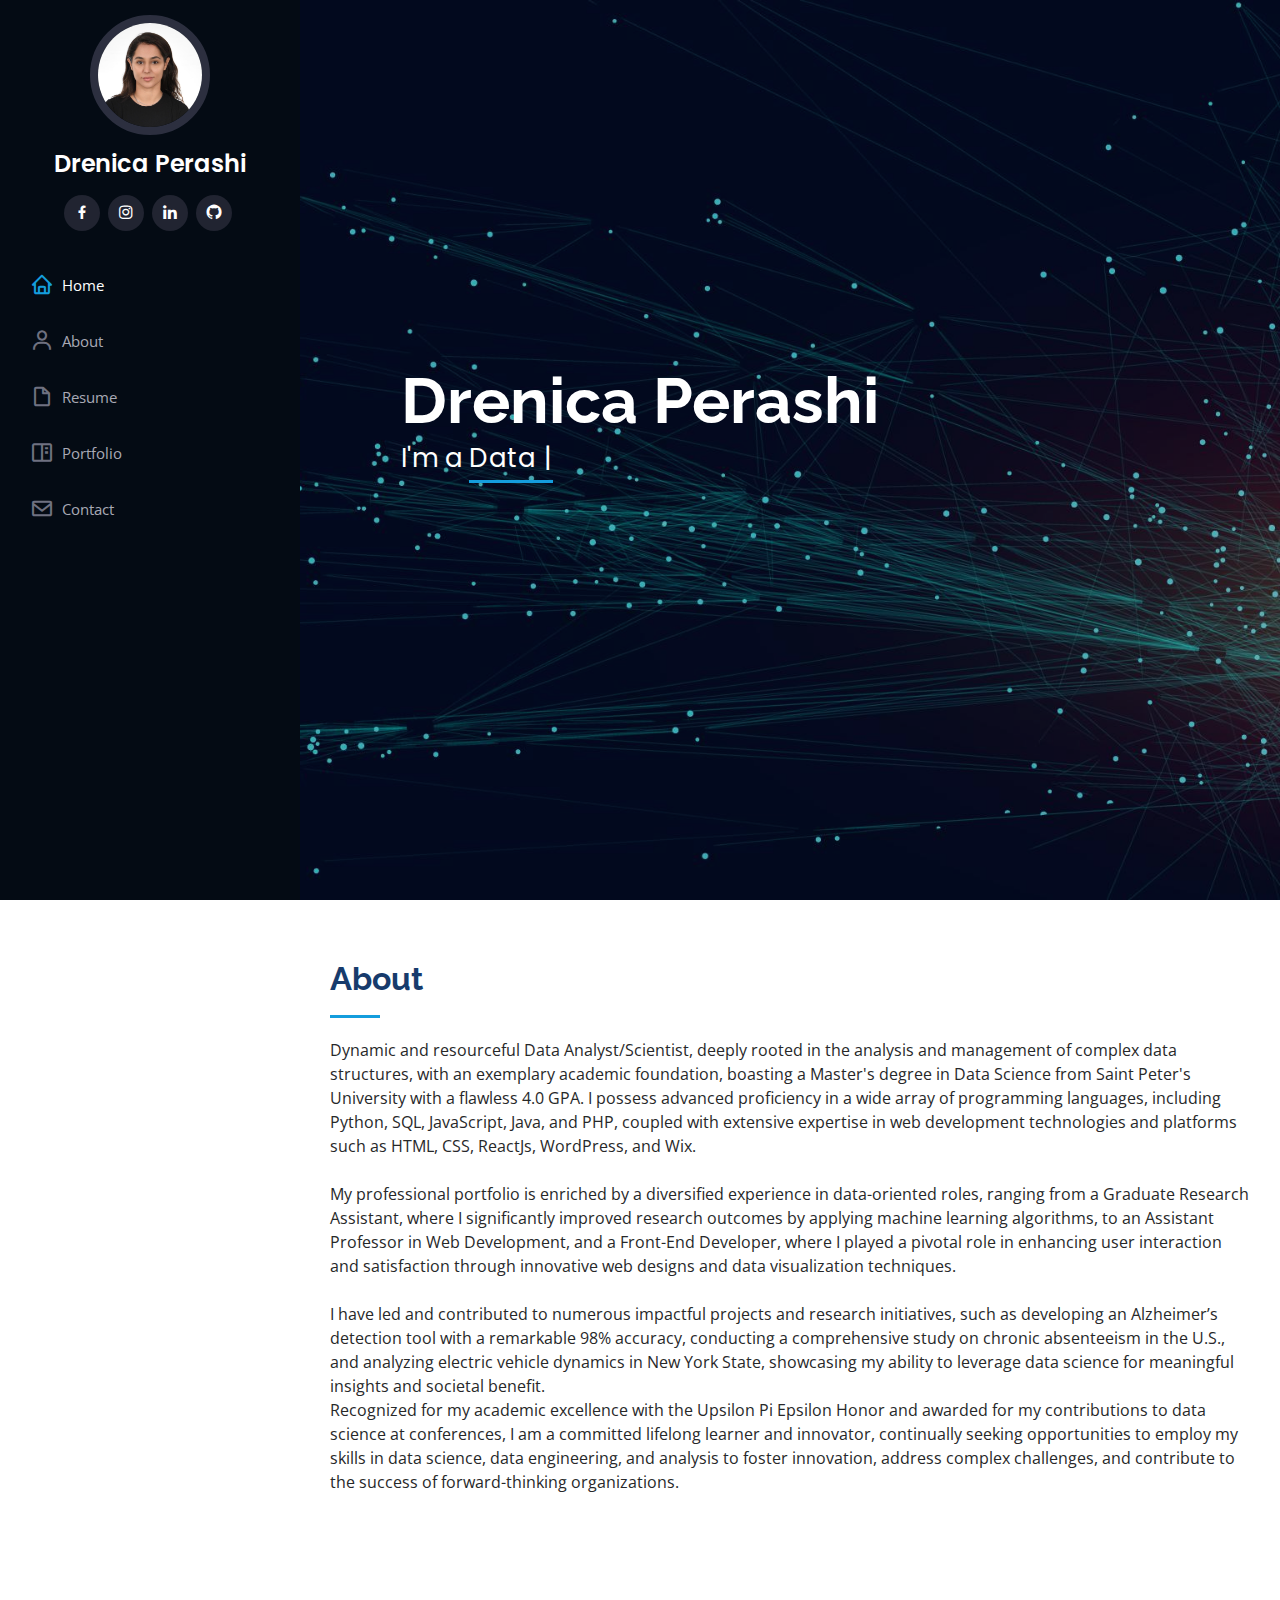
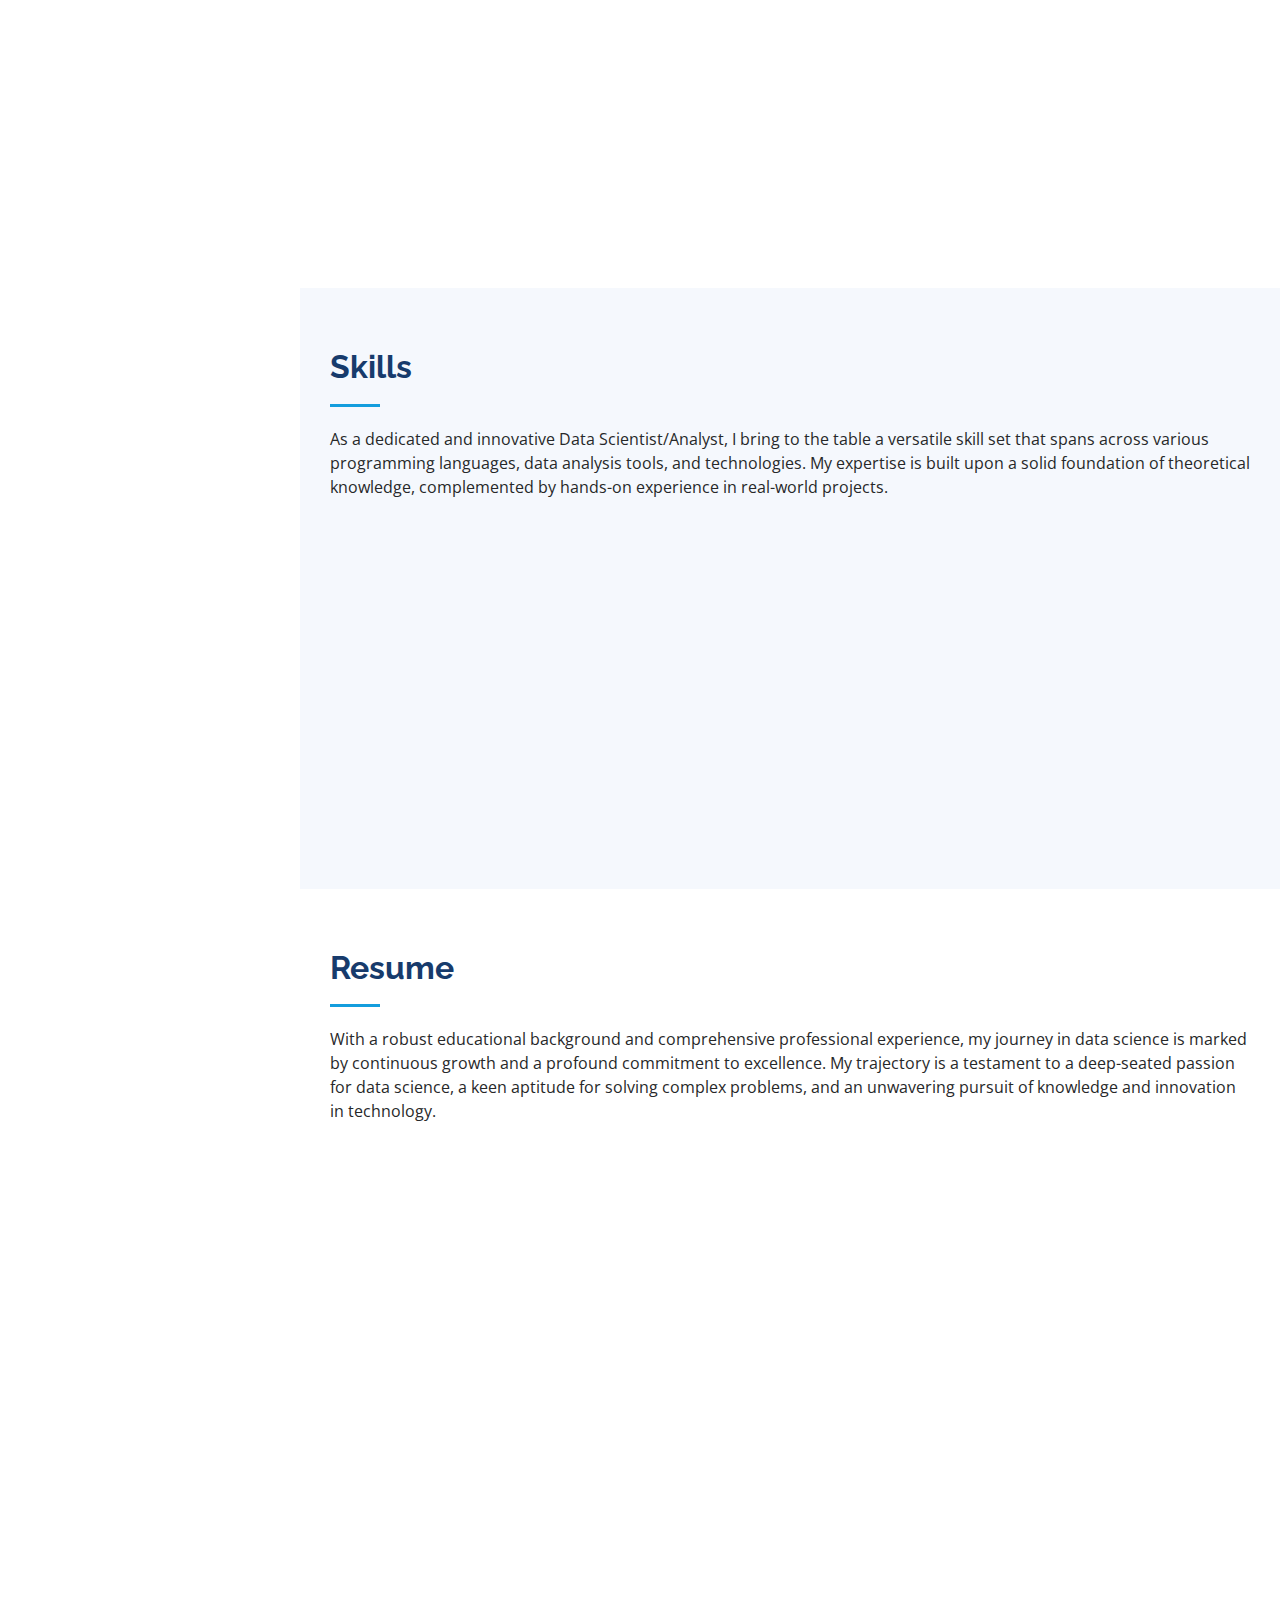
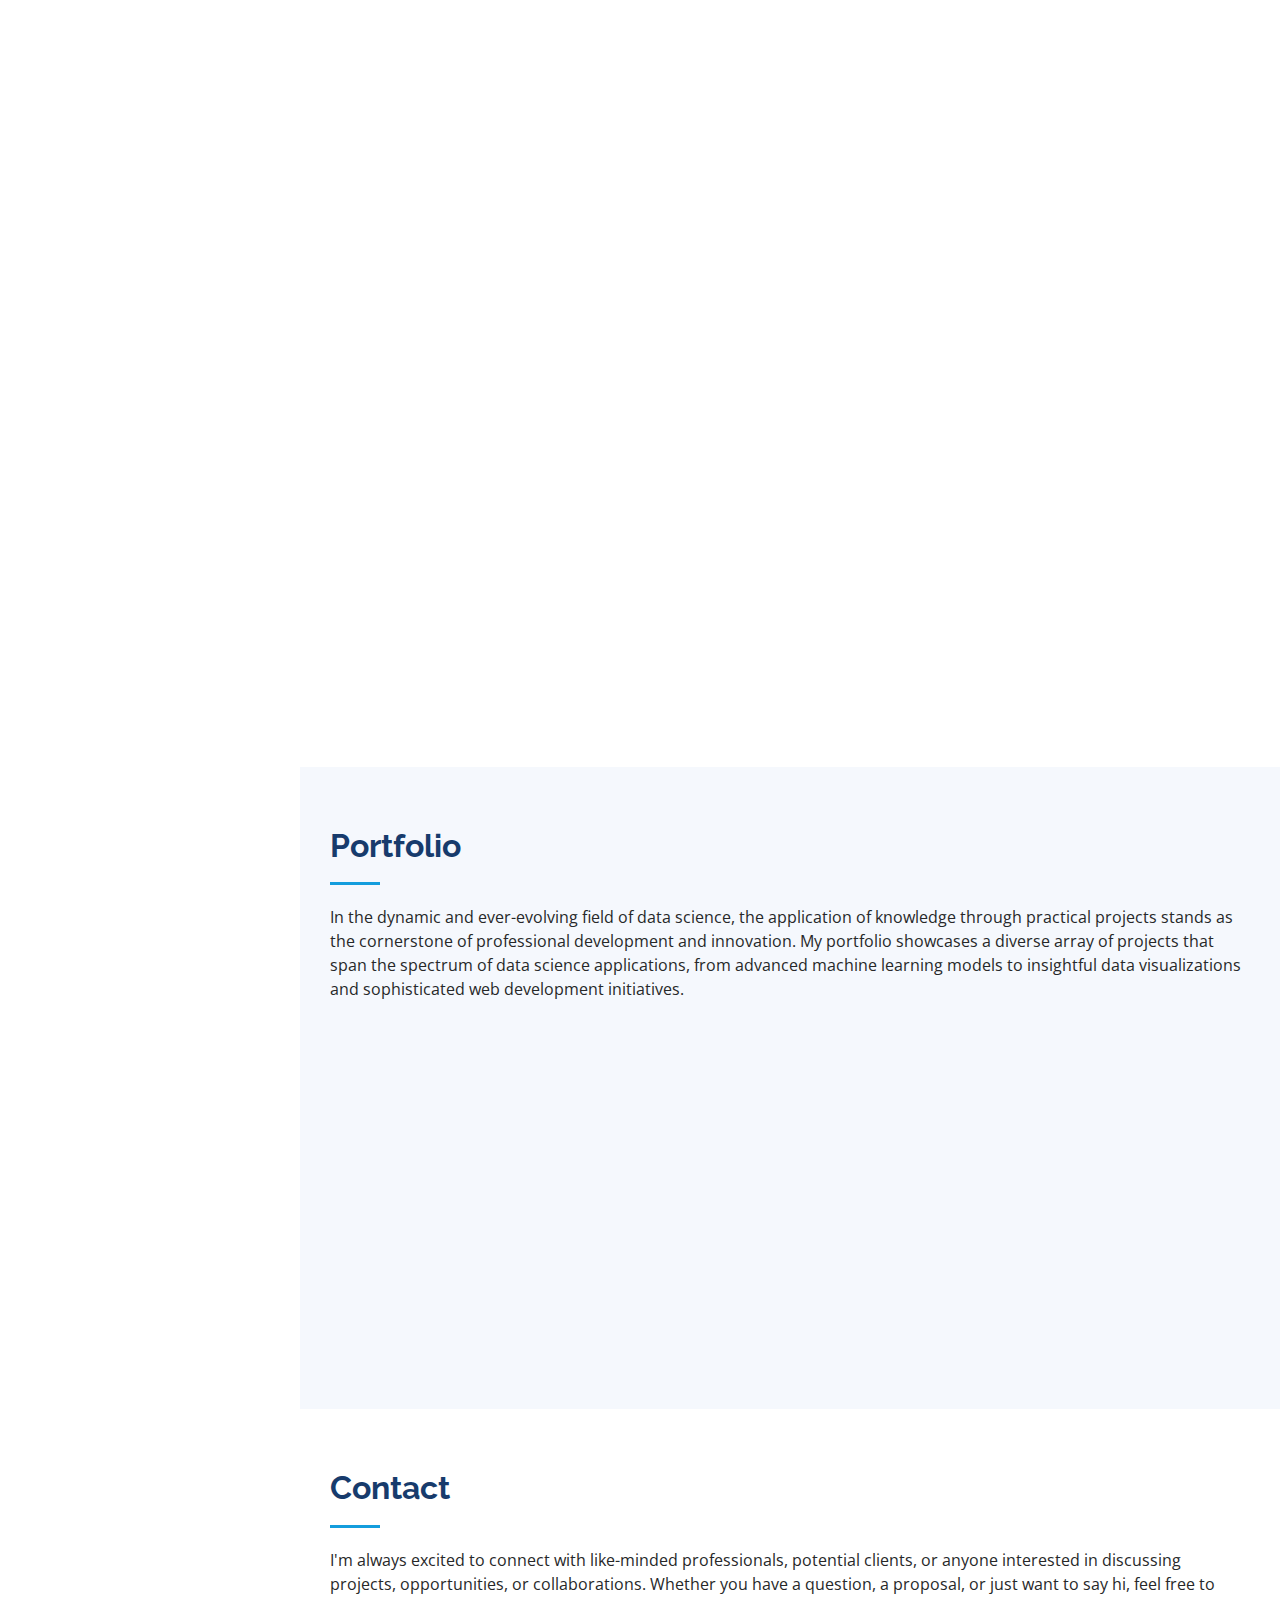
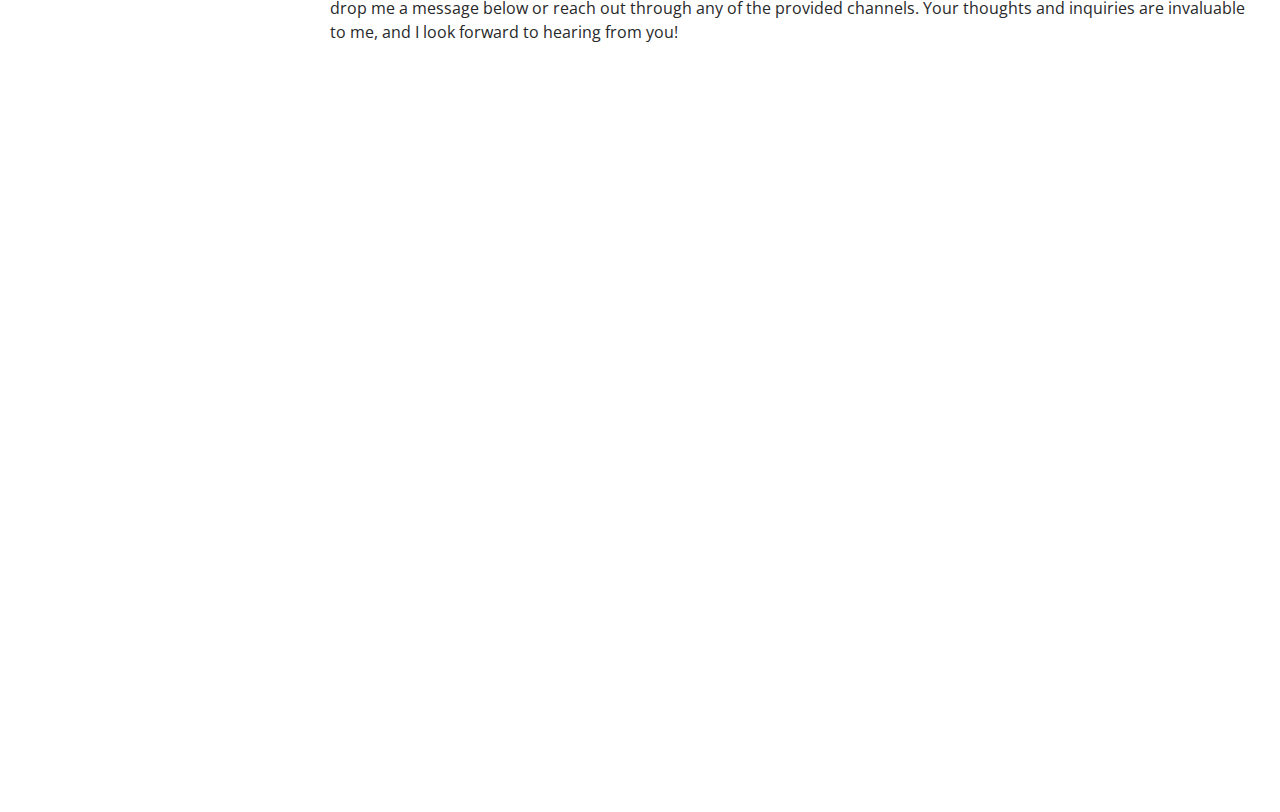
<file: index.html>
<!DOCTYPE html>
<html lang="en">

<head>
  <meta charset="utf-8">
  <meta content="width=device-width, initial-scale=1.0" name="viewport">

  <title>My portfolio</title>
  <meta content="" name="description">
  <meta content="" name="keywords">

  <!-- Favicons -->
  <link href="assets/img/favicon.jpg" rel="icon">


  <!-- Google Fonts -->
  <link href="https://fonts.googleapis.com/css?family=Open+Sans:300,300i,400,400i,600,600i,700,700i|Raleway:300,300i,400,400i,500,500i,600,600i,700,700i|Poppins:300,300i,400,400i,500,500i,600,600i,700,700i" rel="stylesheet">

  <!-- Vendor CSS Files -->
  <link href="assets/vendor/aos/aos.css" rel="stylesheet">
  <link href="assets/vendor/bootstrap/css/bootstrap.min.css" rel="stylesheet">
  <link href="assets/vendor/bootstrap-icons/bootstrap-icons.css" rel="stylesheet">
  <link href="assets/vendor/boxicons/css/boxicons.min.css" rel="stylesheet">
  <link href="assets/vendor/glightbox/css/glightbox.min.css" rel="stylesheet">
  <link href="assets/vendor/swiper/swiper-bundle.min.css" rel="stylesheet">

  <!-- Template Main CSS File -->
  <link href="assets/css/style.css" rel="stylesheet">

</head>

<body>

  <!-- ======= Mobile nav toggle button ======= -->
  <i class="bi bi-list mobile-nav-toggle d-xl-none"></i>

  <!-- ======= Header ======= -->
  <header id="header">
    <div class="d-flex flex-column">

      <div class="profile">
        <img src="assets/img/profilepicture.jpg" alt="" class="img-fluid rounded-circle">
        <h1 class="text-light"><a href="index.html">Drenica Perashi</a></h1>
        <div class="social-links mt-3 text-center">
          <a href="https://www.facebook.com/drenica.perashi" class="facebook"><i class="bx bxl-facebook"></i></a>
          <a href="https://www.instagram.com/drenicaperashii/" class="instagram"><i class="bx bxl-instagram"></i></a>
          <a href="https://www.linkedin.com/in/drenicaperashi/" class="linkedin"><i class="bx bxl-linkedin"></i></a>
          <a href="https://github.com/Drenica" class="github"><i class="bx bxl-github"></i></a>
        </div>
      </div>

      <nav id="navbar" class="nav-menu navbar">
        <ul>
          <li><a href="#hero" class="nav-link scrollto active"><i class="bx bx-home"></i> <span>Home</span></a></li>
          <li><a href="#about" class="nav-link scrollto"><i class="bx bx-user"></i> <span>About</span></a></li>
          <li><a href="#resume" class="nav-link scrollto"><i class="bx bx-file-blank"></i> <span>Resume</span></a></li>
          <li><a href="#portfolio" class="nav-link scrollto"><i class="bx bx-book-content"></i> <span>Portfolio</span></a></li>
          <li><a href="#contact" class="nav-link scrollto"><i class="bx bx-envelope"></i> <span>Contact</span></a></li>
        </ul>
      </nav><!-- .nav-menu -->
    </div>
  </header><!-- End Header -->

  <!-- ======= Hero Section ======= -->
  <section id="hero" class="d-flex flex-column justify-content-center align-items-center">
    <div class="hero-container" data-aos="fade-in">
      <h1>Drenica Perashi</h1>
      <p>I'm a <span class="typed" data-typed-items="Data Analyst, Data Scientist, Web Developer"></span></p>
    </div>
  </section><!-- End Hero -->

  <main id="main">

    <!-- ======= About Section ======= -->
    <section id="about" class="about">
      <div class="container">

        <div class="section-title">
          <h2>About</h2>
          <p>Dynamic and resourceful Data Analyst/Scientist, deeply rooted in the analysis and management of complex data structures, with an exemplary academic foundation, boasting a Master's degree in Data Science from Saint Peter's University with a flawless 4.0 GPA. I possess advanced proficiency in a wide array of programming languages, including Python, SQL, JavaScript, Java, and PHP, coupled with extensive expertise in web development technologies and platforms such as HTML, CSS, ReactJs, WordPress, and Wix.</p><br>
          <p>My professional portfolio is enriched by a diversified experience in data-oriented roles, ranging from a Graduate Research Assistant, where I significantly improved research outcomes by applying machine learning algorithms, to an Assistant Professor in Web Development, and a Front-End Developer, where I played a pivotal role in enhancing user interaction and satisfaction through innovative web designs and data visualization techniques.</p><br>
          <p>I have led and contributed to numerous impactful projects and research initiatives, such as developing an Alzheimer’s detection tool with a remarkable 98% accuracy, conducting a comprehensive study on chronic absenteeism in the U.S., and analyzing electric vehicle dynamics in New York State, showcasing my ability to leverage data science for meaningful insights and societal benefit.</p>
          <p>Recognized for my academic excellence with the Upsilon Pi Epsilon Honor and awarded for my contributions to data science at conferences, I am a committed lifelong learner and innovator, continually seeking opportunities to employ my skills in data science, data engineering, and analysis to foster innovation, address complex challenges, and contribute to the success of forward-thinking organizations.</p>          
        </div>

        <div class="row">
          <div class="col-lg-3" data-aos="fade-right">
            <img src="assets/img/profilepicture.jpg" class="img-fluid" alt="">
          </div>
          <div class="col-lg-9 pt-3 pt-lg-0 content" data-aos="fade-left">
            <p class="fst-italic">
              </p>
            <div class="row">
              <div class="col-lg-12">
                <ul>
                  <li><i class="bi bi-chevron-right"></i> <strong>City:</strong> <span>New York, USA</span></li>
                  <li><i class="bi bi-chevron-right"></i> <strong>Job titles:</strong> <span>Data Scientist · Data Analyst · ML Engineering  · Data Engineering · Business Analyst</span></li>
                  <li><i class="bi bi-chevron-right"></i> <strong>Workplaces:</strong> <span>On-site · Hybrid · Remote</span></li>
                  <li><i class="bi bi-chevron-right"></i> <strong>Availability:</strong> <span>Open to work</span></li>
                  <li><i class="bi bi-chevron-right"></i> <strong>Job types:</strong> <span>Full-time · Contract · Part-time · Internship · Temporary</span></li>
                  <li><i class="bi bi-chevron-right"></i> <strong>Start date:</strong> <span> Immediately · I'm actively applying</span></li>
                </ul>
              </div>
            </div>
          </div>
        </div>
      </div>
    </section><!-- End About Section -->

    <!-- ======= Facts Section ======= -->
    <!-- <section id="facts" class="facts">
      <div class="container">

        <div class="section-title">
          <h2>Facts</h2>
          <p>Magnam dolores commodi suscipit. Necessitatibus eius consequatur ex aliquid fuga eum quidem. Sit sint consectetur velit. Quisquam quos quisquam cupiditate. Et nemo qui impedit suscipit alias ea. Quia fugiat sit in iste officiis commodi quidem hic quas.</p>
        </div>

        <div class="row no-gutters">

          <div class="col-lg-3 col-md-6 d-md-flex align-items-md-stretch" data-aos="fade-up">
            <div class="count-box">
              <i class="bi bi-emoji-smile"></i>
              <span data-purecounter-start="0" data-purecounter-end="232" data-purecounter-duration="1" class="purecounter"></span>
              <p><strong>Happy Clients</strong> consequuntur quae</p>
            </div>
          </div>

          <div class="col-lg-3 col-md-6 d-md-flex align-items-md-stretch" data-aos="fade-up" data-aos-delay="100">
            <div class="count-box">
              <i class="bi bi-journal-richtext"></i>
              <span data-purecounter-start="0" data-purecounter-end="521" data-purecounter-duration="1" class="purecounter"></span>
              <p><strong>Projects</strong> adipisci atque cum quia aut</p>
            </div>
          </div>

          <div class="col-lg-3 col-md-6 d-md-flex align-items-md-stretch" data-aos="fade-up" data-aos-delay="200">
            <div class="count-box">
              <i class="bi bi-headset"></i>
              <span data-purecounter-start="0" data-purecounter-end="1453" data-purecounter-duration="1" class="purecounter"></span>
              <p><strong>Hours Of Support</strong> aut commodi quaerat</p>
            </div>
          </div>

          <div class="col-lg-3 col-md-6 d-md-flex align-items-md-stretch" data-aos="fade-up" data-aos-delay="300">
            <div class="count-box">
              <i class="bi bi-people"></i>
              <span data-purecounter-start="0" data-purecounter-end="32" data-purecounter-duration="1" class="purecounter"></span>
              <p><strong>Hard Workers</strong> rerum asperiores dolor</p>
            </div>
          </div>

        </div>

      </div> -->
    </section><!-- End Facts Section -->

    <!-- ======= Skills Section ======= -->
    <section id="skills" class="skills section-bg">
      <div class="container">

        <div class="section-title">
          <h2>Skills</h2>
          <p>As a dedicated and innovative Data Scientist/Analyst, I bring to the table a versatile skill set that spans across various programming languages, data analysis tools, and technologies. My expertise is built upon a solid foundation of theoretical knowledge, complemented by hands-on experience in real-world projects.</p>
        </div>

        <div class="row skills-content">

          <div class="col-lg-6" data-aos="fade-up">

            <div class="progress">
              <span class="skill">PYTHON (PANDAS, NUMPY, PLOTLY, MATPLOTLIB, SCIKIT-LEARN)<i class="val">100%</i></span>
              <div class="progress-bar-wrap">
                <div class="progress-bar" role="progressbar" aria-valuenow="100" aria-valuemin="0" aria-valuemax="100"></div>
              </div>
            </div>

            <div class="progress">
              <span class="skill">DATABASE MANAGEMENT (SQL, NOSQL, MS SQL SERVER, MYSQL, AND MONGODB)<i class="val">90%</i></span>
              <div class="progress-bar-wrap">
                <div class="progress-bar" role="progressbar" aria-valuenow="90" aria-valuemin="0" aria-valuemax="100"></div>
              </div>
            </div>

            <div class="progress">
              <span class="skill">DATA VISUALIZATION (TABLEAU, POWERBI, EXCEL) <i class="val">95%</i></span>
              <div class="progress-bar-wrap">
                <div class="progress-bar" role="progressbar" aria-valuenow="95" aria-valuemin="0" aria-valuemax="100"></div>
              </div>
            </div>

            <div class="progress">
              <span class="skill">MACHINE LEARNING (REINFORCED, SUPERVISED, UNSUPERVISED AND TRANSFER) <i class="val">90%</i></span>
              <div class="progress-bar-wrap">
                <div class="progress-bar" role="progressbar" aria-valuenow="90" aria-valuemin="0" aria-valuemax="100"></div>
              </div>
            </div>

            <div class="progress">
              <span class="skill">AWS(COMPUTE, DATABASE, ANALYTICS, MACHINE LEARNING, ETC.) <i class="val">85%</i></span>
              <div class="progress-bar-wrap">
                <div class="progress-bar" role="progressbar" aria-valuenow="85" aria-valuemin="0" aria-valuemax="100"></div>
              </div>
            </div>
          </div>

          <div class="col-lg-6" data-aos="fade-up" data-aos-delay="100">

            <div class="progress">
              <span class="skill">WEB DEVELOPMENT (HTM, CSS, ReactJs, Wordpress, Wix)<i class="val">100%</i></span>
              <div class="progress-bar-wrap">
                <div class="progress-bar" role="progressbar" aria-valuenow="100" aria-valuemin="0" aria-valuemax="100"></div>
              </div>
            </div>

            <div class="progress">
              <span class="skill">SOFTWARE ENGINEERING (JAVASCRIPT, PHP, JAVA, C++)<i class="val">80%</i></span>
              <div class="progress-bar-wrap">
                <div class="progress-bar" role="progressbar" aria-valuenow="80" aria-valuemin="0" aria-valuemax="100"></div>
              </div>
            </div>

            <div class="progress">
              <span class="skill">BIG DATA ANALYTICS(HADOOP, SPARK/PYSPARK, KAFKA, HIVE) <i class="val">85%</i></span>
              <div class="progress-bar-wrap">
                <div class="progress-bar" role="progressbar" aria-valuenow="85" aria-valuemin="0" aria-valuemax="100"></div>
              </div>
            </div>

            <div class="progress">
              <span class="skill">DEEP LEARNING & NLP (TENSORFLOW, PYTOUCH, NLTK, SPACY) <i class="val">85%</i></span>
              <div class="progress-bar-wrap">
                <div class="progress-bar" role="progressbar" aria-valuenow="85" aria-valuemin="0" aria-valuemax="100"></div>
              </div>
            </div>

            <div class="progress">
              <span class="skill">MARKET-OPS RESEARCH & MARKET MIX MODELING <i class="val">90%</i></span>
              <div class="progress-bar-wrap">
                <div class="progress-bar" role="progressbar" aria-valuenow="90" aria-valuemin="0" aria-valuemax="100"></div>
              </div>
            </div>

          </div>

        </div>

      </div>
    </section><!-- End Skills Section -->

    <!-- ======= Resume Section ======= -->
    <section id="resume" class="resume">
      <div class="container">

        <div class="section-title">
          <h2>Resume</h2>
          <p>With a robust educational background and comprehensive professional experience, my journey in data science is marked by continuous growth and a profound commitment to excellence. My trajectory is a testament to a deep-seated passion for data science, a keen aptitude for solving complex problems, and an unwavering pursuit of knowledge and innovation in technology.</p>
        </div>

        <div class="row">
          <div class="col-lg-6" data-aos="fade-up">
            <!-- <h3 class="resume-title">Sumary</h3>
            <div class="resume-item pb-0">
              <h4>Alex Smith</h4>
              <p><em>Innovative and deadline-driven Graphic Designer with 3+ years of experience designing and developing user-centered digital/print marketing material from initial concept to final, polished deliverable.</em></p>
              <ul>
                <li>Portland par 127,Orlando, FL</li>
                <li>(123) 456-7891</li>
                <li>alice.barkley@example.com</li>
              </ul>
            </div> -->

            <h3 class="resume-title">Education</h3>
            <div class="resume-item">
              <h4>Master of Science - Data Science</h4>
              <h5>2022 - Present</h5>
              <p><em>Saint Peter's University, NJ</em></p>
              <p>Pursuing my Master of Science in Data Science at Saint Peter's University has equipped me with a profound understanding of statistical modeling, machine learning, and advanced analytics, culminating in a perfect GPA of 4.0 and preparing me for impactful contributions in the field.</p>
            </div>
            <div class="resume-item">
              <h4>Bachelor of Science - Computer Engineering</h4>
              <h5>2017 - 2021</h5>
              <p><em>University of Prishtina - Faculty of Computer Engineering, KS</em></p>
              <p>Graduated with a Bachelor of Science in Computer Engineering from the University of Prishtina “Hasan Prishtina,” where I also served as President of the Student Council, significantly enhanced my leadership skills and technical acumen, laying a robust groundwork for my future endeavors in data science.</p>
            </div><br>
            <h3 class="resume-title">Professional Experience</h3>
            <div class="resume-item">
              <h4>Graduate Research Assistant</h4>
              <h5>2023 - Present</h5>
              <p><em>Saint Peter's University, Jersey City, NJ </em></p>
              <ul>
                <li> Analyzed and cleaned datasets comprising over 10,000+ data points using Python and Azure Big Data,
                  applying machine learning algorithms to enhance research outcomes by 20% in 3 faculty-led studies.</li>
                <li> Championed analysis of intricate data sets for 5 research papers, 3 of which are nearing public release;
                  instrumental in amplifying the department’s standing in data science and advancing research initiatives.</li>
              </ul>
            </div>
          </div>
          <div class="col-lg-6" data-aos="fade-up" data-aos-delay="100"><br><br><br>
            <div class="resume-item">
              <h4>Assistant Professor - Web Development</h4>
              <h5>2021 - 2022</h5>
              <p><em>ICT for KOSOVO’s Growth EU, Prishtine, Kosovo</em></p>
              <ul>
                <li> Prepared and delivered a comprehensive web development training module across two semesters, enhancing
                  data management and UX principles proficiency for 70 students by 30%.</li>
                <li> Created and led a web development module, enhancing data analysis skills and increasing project scores by
                  25% through 30+ assignments.
                  </li>
              </ul>
            </div>
            <div class="resume-item">
              <h4>Front-end Developer</h4>
              <h5>2021 - 2022</h5>
              <p><em>NOEXIS Lab, Prishtine, Kosovo</em></p>
              <ul>
                <li>  Developed 5+ responsive web designs using JavaScript, HTML, and CSS, improving data visualization and
                  user interaction, leading to a 35% improvement in customer satisfaction scores.</li>
                <li>  Optimized content management for 5+ WordPress sites, focusing on data accuracy and relevance, leading to a
                  20% increase in web traffic and user engagement metrics.</li>
              </ul>
            </div>
            <div class="resume-item">
              <h4>Student Inter - Software Development Internship</h4>
              <h5>2020 - 2021</h5>
              <p><em>LinkPlus, Prishtine, Kosovo</em></p>
              <ul>
                <li>  Engineered a cutting-edge Java desktop application with a team, optimizing processing efficiency by 15%;
                  positively impacted over 500 end-users with seamless performance upgrades and enhanced user experience.</li>
                <li>  Implemented over 50 daily unit tests, enhancing code integrity and reducing post-deployment bugs by 50%,
                  while collaborating with 3 cross-functional teams to boost project delivery efficiency by 20% through better
                  communication and teamwork.</li>
              </ul>
            </div>
          </div>
        </div>

      </div>
    </section><!-- End Resume Section -->

    <!-- ======= Portfolio Section ======= -->
    <section id="portfolio" class="portfolio section-bg">
      <div class="container">

        <div class="section-title">
          <h2>Portfolio</h2>
          <p>In the dynamic and ever-evolving field of data science, the application of knowledge through practical projects stands as the cornerstone of professional development and innovation. My portfolio showcases a diverse array of projects that span the spectrum of data science applications, from advanced machine learning models to insightful data visualizations and sophisticated web development initiatives.</p>
        </div>
        <div class="row" data-aos="fade-up">
          <div class="col-lg-12 d-flex justify-content-center">
            <ul id="portfolio-flters">
              <li data-filter="*" class="filter-active">All</li>
              <li data-filter=".filter-ds">Data Science</li>
              <li data-filter=".filter-ml">Machine Learning</li>
              <li data-filter=".filter-da">Data Analytics</li>
              <li data-filter=".filter-nlp">Natural Language Processing</li>
            </ul>
          </div>
        </div>

        <div class="row portfolio-container" data-aos="fade-up" data-aos-delay="100">

          <div class="col-lg-3 col-md-6 portfolio-item filter-ds">
            <div class="portfolio-wrap">
              <img src="assets/img/ds.png" class="img-fluid" alt="">
              <div class="portfolio-links">
                <a href="portfolio-ds.html" title="More Details"><i class="bx bx-link"></i></a>
              </div>
            </div>
          </div>

          <div class="col-lg-3 col-md-6 portfolio-item filter-ml">
            <div class="portfolio-wrap">
              <img src="assets/img/ml.png" class="img-fluid" alt="">
              <div class="portfolio-links">
                <a href="portfolio-ml.html" title="More Details"><i class="bx bx-link"></i></a>
              </div>
            </div>
          </div>

          <div class="col-lg-3 col-md-6 portfolio-item filter-da">
            <div class="portfolio-wrap">
              <img src="assets/img/da.png" class="img-fluid" alt="">
              <div class="portfolio-links">
                <a href="portfolio-da.html" title="More Details"><i class="bx bx-link"></i></a>
              </div>
            </div>
          </div>

          <div class="col-lg-3 col-md-6 portfolio-item filter-nlp">
            <div class="portfolio-wrap">
              <img src="assets/img/nlp.png" class="img-fluid" alt="">
              <div class="portfolio-links">
                <a href="portfolio-nlp.html" title="More Details"><i class="bx bx-link"></i></a>
              </div>
            </div>
          </div>

        </div>
      </div>
    </section><!-- End Portfolio Section -->
  
    <!-- ======= Services Section ======= -->
    <!-- <section id="services" class="services">
      <div class="container">

        <div class="section-title">
          <h2>Services</h2>
          <p>Magnam dolores commodi suscipit. Necessitatibus eius consequatur ex aliquid fuga eum quidem. Sit sint consectetur velit. Quisquam quos quisquam cupiditate. Et nemo qui impedit suscipit alias ea. Quia fugiat sit in iste officiis commodi quidem hic quas.</p>
        </div>

        <div class="row">
          <div class="col-lg-4 col-md-6 icon-box" data-aos="fade-up">
            <div class="icon"><i class="bi bi-briefcase"></i></div>
            <h4 class="title"><a href="">Lorem Ipsum</a></h4>
            <p class="description">Voluptatum deleniti atque corrupti quos dolores et quas molestias excepturi sint occaecati cupiditate non provident</p>
          </div>
          <div class="col-lg-4 col-md-6 icon-box" data-aos="fade-up" data-aos-delay="100">
            <div class="icon"><i class="bi bi-card-checklist"></i></div>
            <h4 class="title"><a href="">Dolor Sitema</a></h4>
            <p class="description">Minim veniam, quis nostrud exercitation ullamco laboris nisi ut aliquip ex ea commodo consequat tarad limino ata</p>
          </div>
          <div class="col-lg-4 col-md-6 icon-box" data-aos="fade-up" data-aos-delay="200">
            <div class="icon"><i class="bi bi-bar-chart"></i></div>
            <h4 class="title"><a href="">Sed ut perspiciatis</a></h4>
            <p class="description">Duis aute irure dolor in reprehenderit in voluptate velit esse cillum dolore eu fugiat nulla pariatur</p>
          </div>
          <div class="col-lg-4 col-md-6 icon-box" data-aos="fade-up" data-aos-delay="300">
            <div class="icon"><i class="bi bi-binoculars"></i></div>
            <h4 class="title"><a href="">Magni Dolores</a></h4>
            <p class="description">Excepteur sint occaecat cupidatat non proident, sunt in culpa qui officia deserunt mollit anim id est laborum</p>
          </div>
          <div class="col-lg-4 col-md-6 icon-box" data-aos="fade-up" data-aos-delay="400">
            <div class="icon"><i class="bi bi-brightness-high"></i></div>
            <h4 class="title"><a href="">Nemo Enim</a></h4>
            <p class="description">At vero eos et accusamus et iusto odio dignissimos ducimus qui blanditiis praesentium voluptatum deleniti atque</p>
          </div>
          <div class="col-lg-4 col-md-6 icon-box" data-aos="fade-up" data-aos-delay="500">
            <div class="icon"><i class="bi bi-calendar4-week"></i></div>
            <h4 class="title"><a href="">Eiusmod Tempor</a></h4>
            <p class="description">Et harum quidem rerum facilis est et expedita distinctio. Nam libero tempore, cum soluta nobis est eligendi</p>
          </div>
        </div>

      </div>
    </section>End Services Section -->

    <!-- ======= Testimonials Section ======= -->
    <!-- <section id="testimonials" class="testimonials section-bg">
      <div class="container">

        <div class="section-title">
          <h2>Testimonials</h2>
          <p>Magnam dolores commodi suscipit. Necessitatibus eius consequatur ex aliquid fuga eum quidem. Sit sint consectetur velit. Quisquam quos quisquam cupiditate. Et nemo qui impedit suscipit alias ea. Quia fugiat sit in iste officiis commodi quidem hic quas.</p>
        </div>

        <div class="testimonials-slider swiper" data-aos="fade-up" data-aos-delay="100">
          <div class="swiper-wrapper">

            <div class="swiper-slide">
              <div class="testimonial-item" data-aos="fade-up">
                <p>
                  <i class="bx bxs-quote-alt-left quote-icon-left"></i>
                  Proin iaculis purus consequat sem cure digni ssim donec porttitora entum suscipit rhoncus. Accusantium quam, ultricies eget id, aliquam eget nibh et. Maecen aliquam, risus at semper.
                  <i class="bx bxs-quote-alt-right quote-icon-right"></i>
                </p>
                <img src="assets/img/testimonials/testimonials-1.jpg" class="testimonial-img" alt="">
                <h3>Saul Goodman</h3>
                <h4>Ceo &amp; Founder</h4>
              </div>
            </div>End testimonial item 

            <div class="swiper-slide">
              <div class="testimonial-item" data-aos="fade-up" data-aos-delay="100">
                <p>
                  <i class="bx bxs-quote-alt-left quote-icon-left"></i>
                  Export tempor illum tamen malis malis eram quae irure esse labore quem cillum quid cillum eram malis quorum velit fore eram velit sunt aliqua noster fugiat irure amet legam anim culpa.
                  <i class="bx bxs-quote-alt-right quote-icon-right"></i>
                </p>
                <img src="assets/img/testimonials/testimonials-2.jpg" class="testimonial-img" alt="">
                <h3>Sara Wilsson</h3>
                <h4>Designer</h4>
              </div>
            </div><!-- End testimonial item 

            <div class="swiper-slide">
              <div class="testimonial-item" data-aos="fade-up" data-aos-delay="200">
                <p>
                  <i class="bx bxs-quote-alt-left quote-icon-left"></i>
                  Enim nisi quem export duis labore cillum quae magna enim sint quorum nulla quem veniam duis minim tempor labore quem eram duis noster aute amet eram fore quis sint minim.
                  <i class="bx bxs-quote-alt-right quote-icon-right"></i>
                </p>
                <img src="assets/img/testimonials/testimonials-3.jpg" class="testimonial-img" alt="">
                <h3>Jena Karlis</h3>
                <h4>Store Owner</h4>
              </div>
            </div><!-- End testimonial item 

            <div class="swiper-slide">
              <div class="testimonial-item" data-aos="fade-up" data-aos-delay="300">
                <p>
                  <i class="bx bxs-quote-alt-left quote-icon-left"></i>
                  Fugiat enim eram quae cillum dolore dolor amet nulla culpa multos export minim fugiat minim velit minim dolor enim duis veniam ipsum anim magna sunt elit fore quem dolore labore illum veniam.
                  <i class="bx bxs-quote-alt-right quote-icon-right"></i>
                </p>
                <img src="assets/img/testimonials/testimonials-4.jpg" class="testimonial-img" alt="">
                <h3>Matt Brandon</h3>
                <h4>Freelancer</h4>
              </div>
            </div>
            <!-- End testimonial item 

            <div class="swiper-slide">
              <div class="testimonial-item" data-aos="fade-up" data-aos-delay="400">
                <p>
                  <i class="bx bxs-quote-alt-left quote-icon-left"></i>
                  Quis quorum aliqua sint quem legam fore sunt eram irure aliqua veniam tempor noster veniam enim culpa labore duis sunt culpa nulla illum cillum fugiat legam esse veniam culpa fore nisi cillum quid.
                  <i class="bx bxs-quote-alt-right quote-icon-right"></i>
                </p>
                <img src="assets/img/testimonials/testimonials-5.jpg" class="testimonial-img" alt="">
                <h3>John Larson</h3>
                <h4>Entrepreneur</h4>
              </div>
            </div><!-- End testimonial item 

          </div>
          <div class="swiper-pagination"></div>
        </div>

      </div>
    </section> -->
    <!-- End Testimonials Section -->

    <!-- ======= Contact Section ======= -->
    <section id="contact" class="contact">
      <div class="container">

        <div class="section-title">
          <h2>Contact</h2>
          <p>I'm always excited to connect with like-minded professionals, potential clients, or anyone interested in discussing projects, opportunities, or collaborations. Whether you have a question, a proposal, or just want to say hi, feel free to drop me a message below or reach out through any of the provided channels. Your thoughts and inquiries are invaluable to me, and I look forward to hearing from you!</p>
        </div>

        <div class="row" data-aos="fade-in">

          <div class="col-lg-5 d-flex align-items-stretch">
            <div class="info">
              <div class="address">
                <i class="bi bi-geo-alt"></i>
                <h4>Location:</h4>
                <p>Staten Island, NY 10306</p>
              </div>

              <div class="email">
                <i class="bi bi-envelope"></i>
                <h4>Email:</h4>
                <p>drenicaperashi99@gmai.com</p>
              </div>

              <div class="phone">
                <i class="bi bi-phone"></i>
                <h4>Call:</h4>
                <p>+1 908 300 0118</p>
              </div>
              <iframe src="https://www.google.com/maps/embed?pb=!1m18!1m12!1m3!1d96990.6547460791!2d-74.1468185!3d40.5646056!2m3!1f0!2f0!3f0!3m2!1i1024!2i768!4f13.1!3m3!1m2!1s0x89c245ef79f4d4e7%3A0x50271f8534babc78!2sStaten%20Island%2C%20NY!5e0!3m2!1sen!2sus!4v1711390638441!5m2!1sen!2sus" style="border:0; width: 100%; height: 290px;" allowfullscreen="" loading="lazy" referrerpolicy="no-referrer-when-downgrade"></iframe>
            </div>

          </div>

          <div class="col-lg-7 mt-5 mt-lg-0 d-flex align-items-stretch">
            <form action="forms/contact.php" method="post" role="form" class="php-email-form">
              <div class="row">
                <div class="form-group col-md-6">
                  <label for="name">Your Name</label>
                  <input type="text" name="name" class="form-control" id="name" required>
                </div>
                <div class="form-group col-md-6">
                  <label for="name">Your Email</label>
                  <input type="email" class="form-control" name="email" id="email" required>
                </div>
              </div>
              <div class="form-group">
                <label for="name">Subject</label>
                <input type="text" class="form-control" name="subject" id="subject" required>
              </div>
              <div class="form-group">
                <label for="name">Message</label>
                <textarea class="form-control" name="message" rows="10" required></textarea>
              </div>
              <div class="my-3">
                <div class="loading">Loading</div>
                <div class="error-message"></div>
                <div class="sent-message">Your message has been sent. Thank you!</div>
              </div>
              <div class="text-center"><button type="submit">Send Message</button></div>
            </form>
          </div>

        </div>

      </div>
    </section><!-- End Contact Section -->

  </main><!-- End #main -->

  <!-- ======= Footer ======= -->
  <footer id="footer">
    <div class="container">
      <div class="copyright">
      </div>
      <div class="credits">
      </div>
    </div>
  </footer><!-- End  Footer -->

  <a href="#" class="back-to-top d-flex align-items-center justify-content-center"><i class="bi bi-arrow-up-short"></i></a>

  <!-- Vendor JS Files -->
  <script src="assets/vendor/purecounter/purecounter_vanilla.js"></script>
  <script src="assets/vendor/aos/aos.js"></script>
  <script src="assets/vendor/bootstrap/js/bootstrap.bundle.min.js"></script>
  <script src="assets/vendor/glightbox/js/glightbox.min.js"></script>
  <script src="assets/vendor/isotope-layout/isotope.pkgd.min.js"></script>
  <script src="assets/vendor/swiper/swiper-bundle.min.js"></script>
  <script src="assets/vendor/typed.js/typed.umd.js"></script>
  <script src="assets/vendor/waypoints/noframework.waypoints.js"></script>
  <script src="assets/vendor/php-email-form/validate.js"></script>

  <!-- Template Main JS File -->
  <script src="assets/js/main.js"></script>

</body>

</html>
</file>
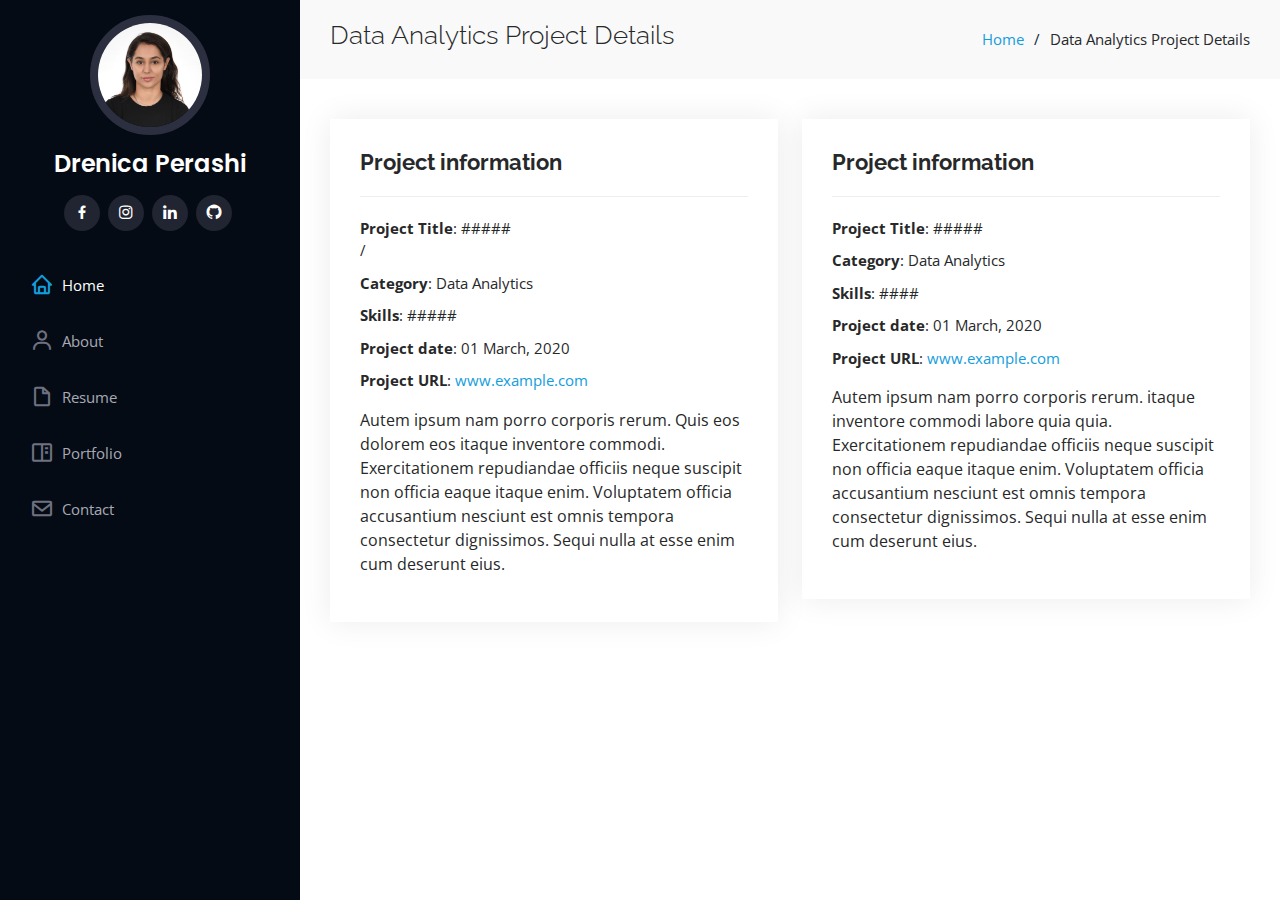
<file: portfolio-da.html>
<!DOCTYPE html>
<html lang="en">

<head>
  <meta charset="utf-8">
  <meta content="width=device-width, initial-scale=1.0" name="viewport">

  <title>Data Analytics Project Details</title>
  <meta content="" name="description">
  <meta content="" name="keywords">

  <!-- Favicons -->
  <link href="assets/img/favicon.jpg" rel="icon">
  
  <!-- Google Fonts -->
  <link href="https://fonts.googleapis.com/css?family=Open+Sans:300,300i,400,400i,600,600i,700,700i|Raleway:300,300i,400,400i,500,500i,600,600i,700,700i|Poppins:300,300i,400,400i,500,500i,600,600i,700,700i" rel="stylesheet">

  <!-- Vendor CSS Files -->
  <link href="assets/vendor/aos/aos.css" rel="stylesheet">
  <link href="assets/vendor/bootstrap/css/bootstrap.min.css" rel="stylesheet">
  <link href="assets/vendor/bootstrap-icons/bootstrap-icons.css" rel="stylesheet">
  <link href="assets/vendor/boxicons/css/boxicons.min.css" rel="stylesheet">
  <link href="assets/vendor/glightbox/css/glightbox.min.css" rel="stylesheet">
  <link href="assets/vendor/swiper/swiper-bundle.min.css" rel="stylesheet">

  <!-- Template Main CSS File -->
  <link href="assets/css/style.css" rel="stylesheet">

  <!-- =======================================================
  * Template Name: iPortfolio
  * Template URL: https://bootstrapmade.com/iportfolio-bootstrap-portfolio-websites-template/
  * Updated: Mar 17 2024 with Bootstrap v5.3.3
  * Author: BootstrapMade.com
  * License: https://bootstrapmade.com/license/
  ======================================================== -->
</head>

<body>

  <!-- ======= Mobile nav toggle button ======= -->
  <i class="bi bi-list mobile-nav-toggle d-xl-none"></i>

  <!-- ======= Header ======= -->
  <header id="header">
    <div class="d-flex flex-column">

      <div class="profile">
        <img src="assets/img/profilepicture.jpg" alt="" class="img-fluid rounded-circle">
        <h1 class="text-light"><a href="index.html">Drenica Perashi</a></h1>
        <div class="social-links mt-3 text-center">
          <a href="https://www.facebook.com/drenica.perashi" class="facebook" target="_blank"><i class="bx bxl-facebook"></i></a>
          <a href="https://www.instagram.com/drenicaperashii/" class="instagram" target="_blank"><i class="bx bxl-instagram"></i></a>
          <a href="https://www.linkedin.com/in/drenicaperashi/" class="linkedin" target="_blank"><i class="bx bxl-linkedin"></i></a>
          <a href="https://github.com/Drenica" class="github" target="_blank"><i class="bx bxl-github"></i></a>
        </div>
      </div>

      <nav id="navbar" class="nav-menu navbar">
        <ul>
          <li><a href="index.html" class="nav-link scrollto active"><i class="bx bx-home"></i> <span>Home</span></a></li>
          <li><a href="index.html" class="nav-link scrollto"><i class="bx bx-user"></i> <span>About</span></a></li>
          <li><a href="index.html" class="nav-link scrollto"><i class="bx bx-file-blank"></i> <span>Resume</span></a></li>
          <li><a href="index.html" class="nav-link scrollto"><i class="bx bx-book-content"></i> <span>Portfolio</span></a></li>
          <li><a href="index.html" class="nav-link scrollto"><i class="bx bx-envelope"></i> <span>Contact</span></a></li>
        </ul>
      </nav><!-- .nav-menu -->
    </div>
  </header><!-- End Header -->

  <main id="main">

    <!-- ======= Breadcrumbs ======= -->
    <section id="breadcrumbs" class="breadcrumbs">
      <div class="container">

        <div class="d-flex justify-content-between align-items-center">
          <h2>Data Analytics Project Details</h2>
          <ol>
            <li><a href="index.html">Home</a></li>
            <li>Data Analytics Project Details</li>
          </ol>
        </div>

      </div>
    </section><!-- End Breadcrumbs -->

    <!-- ======= Portfolio Details Section ======= -->
    <section id="portfolio-details" class="portfolio-details">
      <div class="container">

        <div class="row gy-4">
          <div class="col-lg-6">
            <div class="portfolio-info">
              <h3>Project information</h3>
              <ul>
                <li><strong>Project Title</strong>: #####</li>/
                <li><strong>Category</strong>: Data Analytics</li>
                <li><strong>Skills</strong>: #####</li>
                <li><strong>Project date</strong>: 01 March, 2020</li>
                <li><strong>Project URL</strong>: <a href="#">www.example.com</a></li>
              </ul>
              <p>
                Autem ipsum nam porro corporis rerum. Quis eos dolorem eos itaque inventore commodi. Exercitationem repudiandae officiis neque suscipit non officia eaque itaque enim. Voluptatem officia accusantium nesciunt est omnis tempora consectetur dignissimos. Sequi nulla at esse enim cum deserunt eius.
              </p>
            </div>
          </div>
          <div class="col-lg-6">
            <div class="portfolio-info">
              <h3>Project information</h3>
              <ul>
                <li><strong>Project Title</strong>: #####</li>
                <li><strong>Category</strong>: Data Analytics</li>
                <li><strong>Skills</strong>: ####</li>
                <li><strong>Project date</strong>: 01 March, 2020</li>
                <li><strong>Project URL</strong>: <a href="#">www.example.com</a></li>
              </ul>
              <p>
                Autem ipsum nam porro corporis rerum. itaque inventore commodi labore quia quia. Exercitationem repudiandae officiis neque suscipit non officia eaque itaque enim. Voluptatem officia accusantium nesciunt est omnis tempora consectetur dignissimos. Sequi nulla at esse enim cum deserunt eius.
              </p>
            </div>
          </div>
        </div>

      </div>
    </section><!-- End Portfolio Details Section -->

  </main><!-- End #main -->

  <!-- ======= Footer ======= -->
  <footer id="footer">
    <div class="container">
  
  
      
    </div>
  </footer><!-- End  Footer -->

  <a href="#" class="back-to-top d-flex align-items-center justify-content-center"><i class="bi bi-arrow-up-short"></i></a>

  <!-- Vendor JS Files -->
  <script src="assets/vendor/purecounter/purecounter_vanilla.js"></script>
  <script src="assets/vendor/aos/aos.js"></script>
  <script src="assets/vendor/bootstrap/js/bootstrap.bundle.min.js"></script>
  <script src="assets/vendor/glightbox/js/glightbox.min.js"></script>
  <script src="assets/vendor/isotope-layout/isotope.pkgd.min.js"></script>
  <script src="assets/vendor/swiper/swiper-bundle.min.js"></script>
  <script src="assets/vendor/typed.js/typed.umd.js"></script>
  <script src="assets/vendor/waypoints/noframework.waypoints.js"></script>
  <script src="assets/vendor/php-email-form/validate.js"></script>

  <!-- Template Main JS File -->
  <script src="assets/js/main.js"></script>

</body>

</html>
</file>
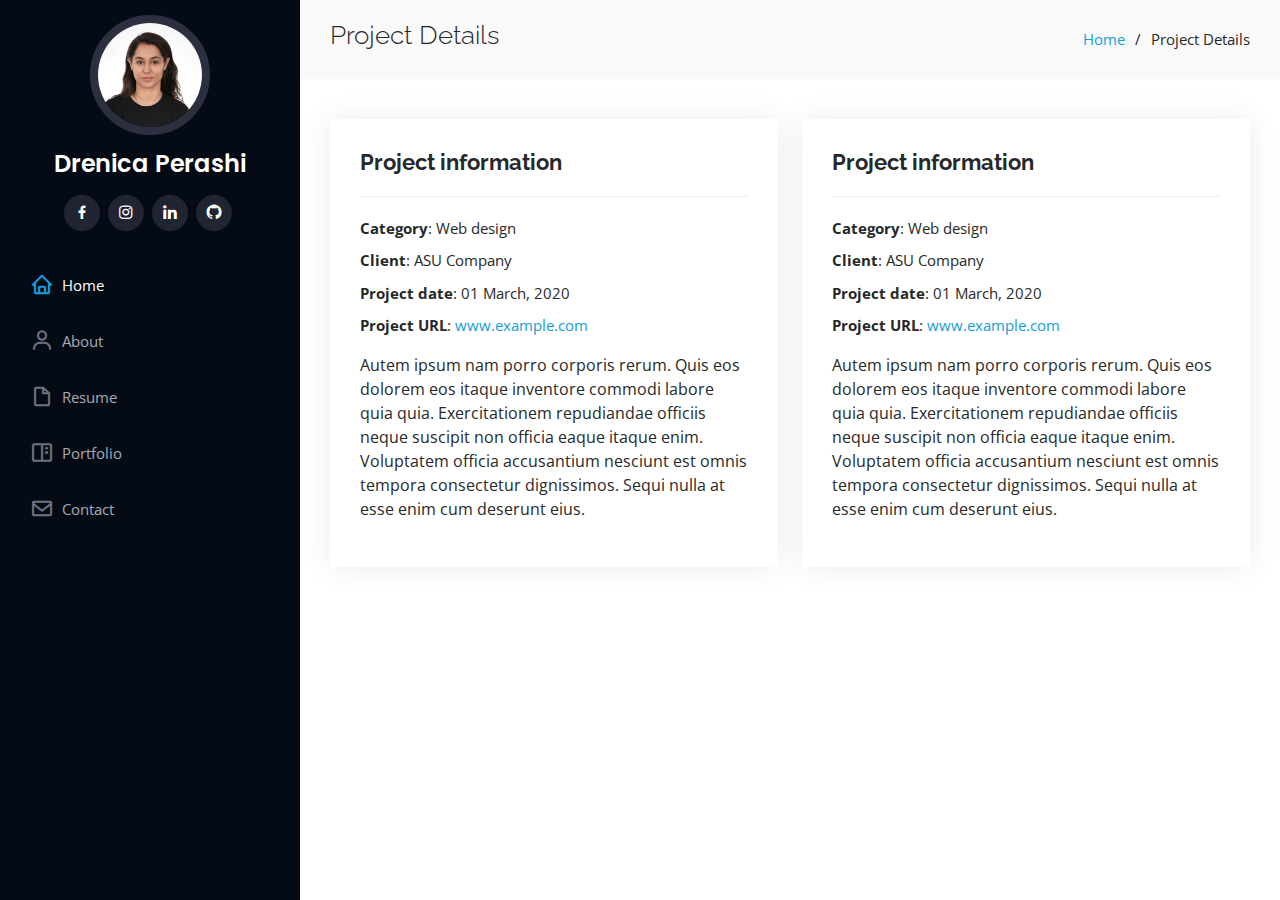
<file: portfolio-details.html>
<!DOCTYPE html>
<html lang="en">

<head>
  <meta charset="utf-8">
  <meta content="width=device-width, initial-scale=1.0" name="viewport">

  <title>Project Details</title>
  <meta content="" name="description">
  <meta content="" name="keywords">

  <!-- Favicons -->
  <link href="assets/img/favicon.jpg" rel="icon">
  
  <!-- Google Fonts -->
  <link href="https://fonts.googleapis.com/css?family=Open+Sans:300,300i,400,400i,600,600i,700,700i|Raleway:300,300i,400,400i,500,500i,600,600i,700,700i|Poppins:300,300i,400,400i,500,500i,600,600i,700,700i" rel="stylesheet">

  <!-- Vendor CSS Files -->
  <link href="assets/vendor/aos/aos.css" rel="stylesheet">
  <link href="assets/vendor/bootstrap/css/bootstrap.min.css" rel="stylesheet">
  <link href="assets/vendor/bootstrap-icons/bootstrap-icons.css" rel="stylesheet">
  <link href="assets/vendor/boxicons/css/boxicons.min.css" rel="stylesheet">
  <link href="assets/vendor/glightbox/css/glightbox.min.css" rel="stylesheet">
  <link href="assets/vendor/swiper/swiper-bundle.min.css" rel="stylesheet">

  <!-- Template Main CSS File -->
  <link href="assets/css/style.css" rel="stylesheet">

  <!-- =======================================================
  * Template Name: iPortfolio
  * Template URL: https://bootstrapmade.com/iportfolio-bootstrap-portfolio-websites-template/
  * Updated: Mar 17 2024 with Bootstrap v5.3.3
  * Author: BootstrapMade.com
  * License: https://bootstrapmade.com/license/
  ======================================================== -->
</head>

<body>

  <!-- ======= Mobile nav toggle button ======= -->
  <i class="bi bi-list mobile-nav-toggle d-xl-none"></i>

  <!-- ======= Header ======= -->
  <header id="header">
    <div class="d-flex flex-column">

      <div class="profile">
        <img src="assets/img/profilepicture.jpg" alt="" class="img-fluid rounded-circle">
        <h1 class="text-light"><a href="index.html">Drenica Perashi</a></h1>
        <div class="social-links mt-3 text-center">
          <a href="https://www.facebook.com/drenica.perashi" class="facebook" target="_blank"><i class="bx bxl-facebook"></i></a>
          <a href="https://www.instagram.com/drenicaperashii/" class="instagram" target="_blank"><i class="bx bxl-instagram"></i></a>
          <a href="https://www.linkedin.com/in/drenicaperashi/" class="linkedin" target="_blank"><i class="bx bxl-linkedin"></i></a>
          <a href="https://github.com/Drenica" class="github" target="_blank"><i class="bx bxl-github"></i></a>
        </div>
      </div>

      <nav id="navbar" class="nav-menu navbar">
        <ul>
          <li><a href="index.html" class="nav-link scrollto active"><i class="bx bx-home"></i> <span>Home</span></a></li>
          <li><a href="index.html" class="nav-link scrollto"><i class="bx bx-user"></i> <span>About</span></a></li>
          <li><a href="index.html" class="nav-link scrollto"><i class="bx bx-file-blank"></i> <span>Resume</span></a></li>
          <li><a href="index.html" class="nav-link scrollto"><i class="bx bx-book-content"></i> <span>Portfolio</span></a></li>
          <li><a href="index.html" class="nav-link scrollto"><i class="bx bx-envelope"></i> <span>Contact</span></a></li>
        </ul>
      </nav><!-- .nav-menu -->
    </div>
  </header><!-- End Header -->

  <main id="main">

    <!-- ======= Breadcrumbs ======= -->
    <section id="breadcrumbs" class="breadcrumbs">
      <div class="container">

        <div class="d-flex justify-content-between align-items-center">
          <h2>Project Details</h2>
          <ol>
            <li><a href="index.html">Home</a></li>
            <li>Project Details</li>
          </ol>
        </div>

      </div>
    </section><!-- End Breadcrumbs -->

    <!-- ======= Portfolio Details Section ======= -->
    <section id="portfolio-details" class="portfolio-details">
      <div class="container">

        <div class="row gy-4">
          <div class="col-lg-6">
            <div class="portfolio-info">
              <h3>Project information</h3>
              <ul>
                <li><strong>Category</strong>: Web design</li>
                <li><strong>Client</strong>: ASU Company</li>
                <li><strong>Project date</strong>: 01 March, 2020</li>
                <li><strong>Project URL</strong>: <a href="#">www.example.com</a></li>
              </ul>
              <p>
                Autem ipsum nam porro corporis rerum. Quis eos dolorem eos itaque inventore commodi labore quia quia. Exercitationem repudiandae officiis neque suscipit non officia eaque itaque enim. Voluptatem officia accusantium nesciunt est omnis tempora consectetur dignissimos. Sequi nulla at esse enim cum deserunt eius.
              </p>
            </div>
          </div>
          <div class="col-lg-6">
            <div class="portfolio-info">
              <h3>Project information</h3>
              <ul>
                <li><strong>Category</strong>: Web design</li>
                <li><strong>Client</strong>: ASU Company</li>
                <li><strong>Project date</strong>: 01 March, 2020</li>
                <li><strong>Project URL</strong>: <a href="#">www.example.com</a></li>
              </ul>
              <p>
                Autem ipsum nam porro corporis rerum. Quis eos dolorem eos itaque inventore commodi labore quia quia. Exercitationem repudiandae officiis neque suscipit non officia eaque itaque enim. Voluptatem officia accusantium nesciunt est omnis tempora consectetur dignissimos. Sequi nulla at esse enim cum deserunt eius.
              </p>
            </div>
          </div>
        </div>

      </div>
    </section><!-- End Portfolio Details Section -->

  </main><!-- End #main -->

  <!-- ======= Footer ======= -->
  <footer id="footer">
    <div class="container">
  
  
      
    </div>
  </footer><!-- End  Footer -->

  <a href="#" class="back-to-top d-flex align-items-center justify-content-center"><i class="bi bi-arrow-up-short"></i></a>

  <!-- Vendor JS Files -->
  <script src="assets/vendor/purecounter/purecounter_vanilla.js"></script>
  <script src="assets/vendor/aos/aos.js"></script>
  <script src="assets/vendor/bootstrap/js/bootstrap.bundle.min.js"></script>
  <script src="assets/vendor/glightbox/js/glightbox.min.js"></script>
  <script src="assets/vendor/isotope-layout/isotope.pkgd.min.js"></script>
  <script src="assets/vendor/swiper/swiper-bundle.min.js"></script>
  <script src="assets/vendor/typed.js/typed.umd.js"></script>
  <script src="assets/vendor/waypoints/noframework.waypoints.js"></script>
  <script src="assets/vendor/php-email-form/validate.js"></script>

  <!-- Template Main JS File -->
  <script src="assets/js/main.js"></script>

</body>

</html>
</file>
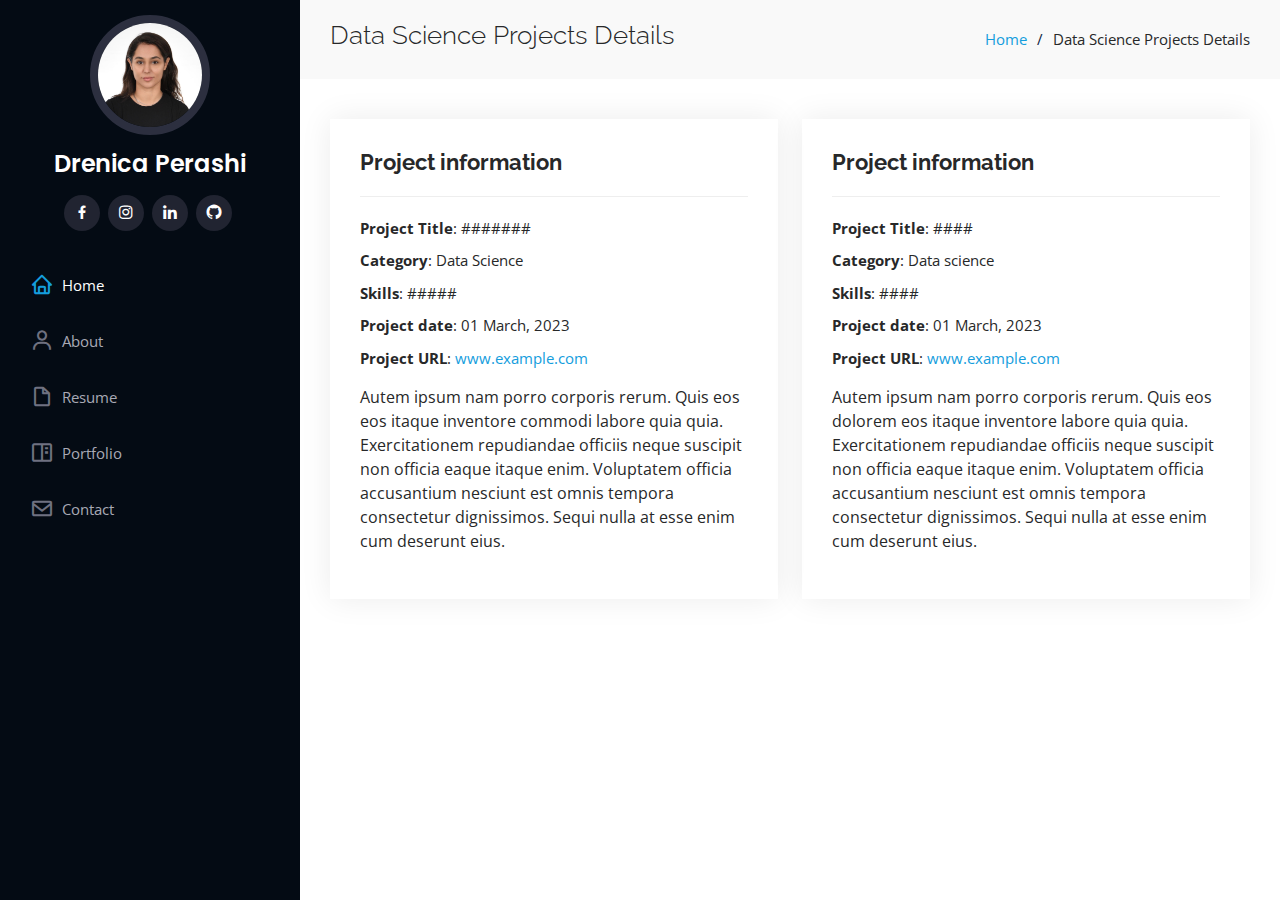
<file: portfolio-ds.html>
<!DOCTYPE html>
<html lang="en">

<head>
  <meta charset="utf-8">
  <meta content="width=device-width, initial-scale=1.0" name="viewport">

  <title>Data Science Projects Details</title>
  <meta content="" name="description">
  <meta content="" name="keywords">

  <!-- Favicons -->
  <link href="assets/img/favicon.jpg" rel="icon">
  
  <!-- Google Fonts -->
  <link href="https://fonts.googleapis.com/css?family=Open+Sans:300,300i,400,400i,600,600i,700,700i|Raleway:300,300i,400,400i,500,500i,600,600i,700,700i|Poppins:300,300i,400,400i,500,500i,600,600i,700,700i" rel="stylesheet">

  <!-- Vendor CSS Files -->
  <link href="assets/vendor/aos/aos.css" rel="stylesheet">
  <link href="assets/vendor/bootstrap/css/bootstrap.min.css" rel="stylesheet">
  <link href="assets/vendor/bootstrap-icons/bootstrap-icons.css" rel="stylesheet">
  <link href="assets/vendor/boxicons/css/boxicons.min.css" rel="stylesheet">
  <link href="assets/vendor/glightbox/css/glightbox.min.css" rel="stylesheet">
  <link href="assets/vendor/swiper/swiper-bundle.min.css" rel="stylesheet">

  <!-- Template Main CSS File -->
  <link href="assets/css/style.css" rel="stylesheet">

  <!-- =======================================================
  * Template Name: iPortfolio
  * Template URL: https://bootstrapmade.com/iportfolio-bootstrap-portfolio-websites-template/
  * Updated: Mar 17 2024 with Bootstrap v5.3.3
  * Author: BootstrapMade.com
  * License: https://bootstrapmade.com/license/
  ======================================================== -->
</head>

<body>

  <!-- ======= Mobile nav toggle button ======= -->
  <i class="bi bi-list mobile-nav-toggle d-xl-none"></i>

  <!-- ======= Header ======= -->
  <header id="header">
    <div class="d-flex flex-column">

      <div class="profile">
        <img src="assets/img/profilepicture.jpg" alt="" class="img-fluid rounded-circle">
        <h1 class="text-light"><a href="index.html">Drenica Perashi</a></h1>
        <div class="social-links mt-3 text-center">
          <a href="https://www.facebook.com/drenica.perashi" class="facebook" target="_blank"><i class="bx bxl-facebook"></i></a>
          <a href="https://www.instagram.com/drenicaperashii/" class="instagram" target="_blank"><i class="bx bxl-instagram"></i></a>
          <a href="https://www.linkedin.com/in/drenicaperashi/" class="linkedin" target="_blank"><i class="bx bxl-linkedin"></i></a>
          <a href="https://github.com/Drenica" class="github" target="_blank"><i class="bx bxl-github"></i></a>
        </div>
      </div>

      <nav id="navbar" class="nav-menu navbar">
        <ul>
          <li><a href="index.html" class="nav-link scrollto active"><i class="bx bx-home"></i> <span>Home</span></a></li>
          <li><a href="index.html" class="nav-link scrollto"><i class="bx bx-user"></i> <span>About</span></a></li>
          <li><a href="index.html" class="nav-link scrollto"><i class="bx bx-file-blank"></i> <span>Resume</span></a></li>
          <li><a href="index.html" class="nav-link scrollto"><i class="bx bx-book-content"></i> <span>Portfolio</span></a></li>
          <li><a href="index.html" class="nav-link scrollto"><i class="bx bx-envelope"></i> <span>Contact</span></a></li>
        </ul>
      </nav><!-- .nav-menu -->
    </div>
  </header><!-- End Header -->

  <main id="main">

    <!-- ======= Breadcrumbs ======= -->
    <section id="breadcrumbs" class="breadcrumbs">
      <div class="container">

        <div class="d-flex justify-content-between align-items-center">
          <h2>Data Science Projects Details</h2>
          <ol>
            <li><a href="index.html">Home</a></li>
            <li>Data Science Projects Details</li>
          </ol>
        </div>

      </div>
    </section><!-- End Breadcrumbs -->

    <!-- ======= Portfolio Details Section ======= -->
    <section id="portfolio-details" class="portfolio-details">
      <div class="container">

        <div class="row gy-4">
          <div class="col-lg-6">
            <div class="portfolio-info">
              <h3>Project information</h3>
              <ul>
                <li><strong>Project Title</strong>: #######</li>
                <li><strong>Category</strong>: Data Science</li>
                <li><strong>Skills</strong>: #####</li>
                <li><strong>Project date</strong>: 01 March, 2023</li>
                <li><strong>Project URL</strong>: <a href="##">www.example.com</a></li>
              </ul>
              <p>
                Autem ipsum nam porro corporis rerum. Quis eos eos itaque inventore commodi labore quia quia. Exercitationem repudiandae officiis neque suscipit non officia eaque itaque enim. Voluptatem officia accusantium nesciunt est omnis tempora consectetur dignissimos. Sequi nulla at esse enim cum deserunt eius.
              </p>
            </div>
          </div>
          <div class="col-lg-6">
            <div class="portfolio-info">
              <h3>Project information</h3>
              <ul>
                <li><strong>Project Title</strong>: ####</li>
                <li><strong>Category</strong>: Data science</li>
                <li><strong>Skills</strong>: ####</li>
                <li><strong>Project date</strong>: 01 March, 2023</li>
                <li><strong>Project URL</strong>: <a href="##">www.example.com</a></li>
              </ul>
              <p>
                Autem ipsum nam porro corporis rerum. Quis eos dolorem eos itaque inventore labore quia quia. Exercitationem repudiandae officiis neque suscipit non officia eaque itaque enim. Voluptatem officia accusantium nesciunt est omnis tempora consectetur dignissimos. Sequi nulla at esse enim cum deserunt eius.
              </p>
            </div>
          </div>
        </div>

      </div>
    </section><!-- End Portfolio Details Section -->

  </main><!-- End #main -->

  <!-- ======= Footer ======= -->
  <footer id="footer">
    <div class="container">
  
  
      
    </div>
  </footer><!-- End  Footer -->

  <a href="#" class="back-to-top d-flex align-items-center justify-content-center"><i class="bi bi-arrow-up-short"></i></a>

  <!-- Vendor JS Files -->
  <script src="assets/vendor/purecounter/purecounter_vanilla.js"></script>
  <script src="assets/vendor/aos/aos.js"></script>
  <script src="assets/vendor/bootstrap/js/bootstrap.bundle.min.js"></script>
  <script src="assets/vendor/glightbox/js/glightbox.min.js"></script>
  <script src="assets/vendor/isotope-layout/isotope.pkgd.min.js"></script>
  <script src="assets/vendor/swiper/swiper-bundle.min.js"></script>
  <script src="assets/vendor/typed.js/typed.umd.js"></script>
  <script src="assets/vendor/waypoints/noframework.waypoints.js"></script>
  <script src="assets/vendor/php-email-form/validate.js"></script>

  <!-- Template Main JS File -->
  <script src="assets/js/main.js"></script>

</body>

</html>
</file>
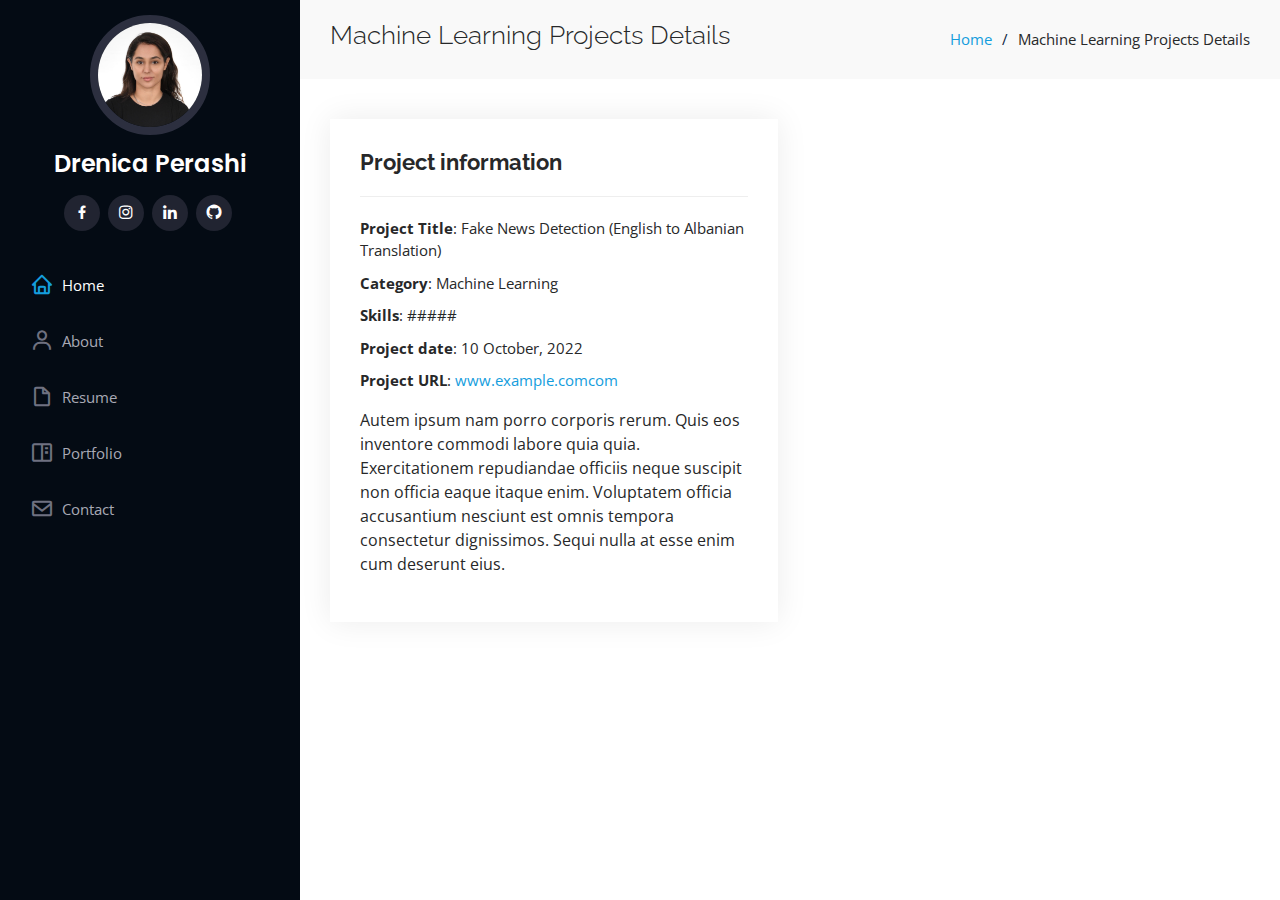
<file: portfolio-ml.html>
<!DOCTYPE html>
<html lang="en">

<head>
  <meta charset="utf-8">
  <meta content="width=device-width, initial-scale=1.0" name="viewport">

  <title>Machine Learning Project Details</title>
  <meta content="" name="description">
  <meta content="" name="keywords">

  <!-- Favicons -->
  <link href="assets/img/favicon.jpg" rel="icon">
  
  <!-- Google Fonts -->
  <link href="https://fonts.googleapis.com/css?family=Open+Sans:300,300i,400,400i,600,600i,700,700i|Raleway:300,300i,400,400i,500,500i,600,600i,700,700i|Poppins:300,300i,400,400i,500,500i,600,600i,700,700i" rel="stylesheet">

  <!-- Vendor CSS Files -->
  <link href="assets/vendor/aos/aos.css" rel="stylesheet">
  <link href="assets/vendor/bootstrap/css/bootstrap.min.css" rel="stylesheet">
  <link href="assets/vendor/bootstrap-icons/bootstrap-icons.css" rel="stylesheet">
  <link href="assets/vendor/boxicons/css/boxicons.min.css" rel="stylesheet">
  <link href="assets/vendor/glightbox/css/glightbox.min.css" rel="stylesheet">
  <link href="assets/vendor/swiper/swiper-bundle.min.css" rel="stylesheet">

  <!-- Template Main CSS File -->
  <link href="assets/css/style.css" rel="stylesheet">

  <!-- =======================================================
  * Template Name: iPortfolio
  * Template URL: https://bootstrapmade.com/iportfolio-bootstrap-portfolio-websites-template/
  * Updated: Mar 17 2024 with Bootstrap v5.3.3
  * Author: BootstrapMade.com
  * License: https://bootstrapmade.com/license/
  ======================================================== -->
</head>

<body>

  <!-- ======= Mobile nav toggle button ======= -->
  <i class="bi bi-list mobile-nav-toggle d-xl-none"></i>

  <!-- ======= Header ======= -->
  <header id="header">
    <div class="d-flex flex-column">

      <div class="profile">
        <img src="assets/img/profilepicture.jpg" alt="" class="img-fluid rounded-circle">
        <h1 class="text-light"><a href="index.html">Drenica Perashi</a></h1>
        <div class="social-links mt-3 text-center">
          <a href="https://www.facebook.com/drenica.perashi" class="facebook" target="_blank"><i class="bx bxl-facebook"></i></a>
          <a href="https://www.instagram.com/drenicaperashii/" class="instagram" target="_blank"><i class="bx bxl-instagram"></i></a>
          <a href="https://www.linkedin.com/in/drenicaperashi/" class="linkedin" target="_blank"><i class="bx bxl-linkedin"></i></a>
          <a href="https://github.com/Drenica" class="github" target="_blank"><i class="bx bxl-github"></i></a>
        </div>
      </div>

      <nav id="navbar" class="nav-menu navbar">
        <ul>
          <li><a href="index.html" class="nav-link scrollto active"><i class="bx bx-home"></i> <span>Home</span></a></li>
          <li><a href="index.html" class="nav-link scrollto"><i class="bx bx-user"></i> <span>About</span></a></li>
          <li><a href="index.html" class="nav-link scrollto"><i class="bx bx-file-blank"></i> <span>Resume</span></a></li>
          <li><a href="index.html" class="nav-link scrollto"><i class="bx bx-book-content"></i> <span>Portfolio</span></a></li>
          <li><a href="index.html" class="nav-link scrollto"><i class="bx bx-envelope"></i> <span>Contact</span></a></li>
        </ul>
      </nav><!-- .nav-menu -->
    </div>
  </header><!-- End Header -->

  <main id="main">

    <!-- ======= Breadcrumbs ======= -->
    <section id="breadcrumbs" class="breadcrumbs">
      <div class="container">

        <div class="d-flex justify-content-between align-items-center">
          <h2>Machine Learning Projects Details</h2>
          <ol>
            <li><a href="index.html">Home</a></li>
            <li>Machine Learning Projects Details</li>
          </ol>
        </div>

      </div>
    </section><!-- End Breadcrumbs -->

    <!-- ======= Portfolio Details Section ======= -->
    <section id="portfolio-details" class="portfolio-details">
      <div class="container">

        <div class="row gy-4">
          <div class="col-lg-6">
            <div class="portfolio-info">
              <h3>Project information</h3>
              <ul>
                <li><strong>Project Title</strong>: Fake News Detection (English to Albanian Translation)</li>
                <li><strong>Category</strong>: Machine Learning</li>
                <li><strong>Skills</strong>: #####</li>
                <li><strong>Project date</strong>: 10 October, 2022</li>
                <li><strong>Project URL</strong>: <a href="#">www.example.comcom</a></li>
              </ul>
              <p>
                Autem ipsum nam porro corporis rerum. Quis eos  inventore commodi labore quia quia. Exercitationem repudiandae officiis neque suscipit non officia eaque itaque enim. Voluptatem officia accusantium nesciunt est omnis tempora consectetur dignissimos. Sequi nulla at esse enim cum deserunt eius.
              </p>
            </div>
          </div>
        </div>
      </div>
    </section><!-- End Portfolio Details Section -->

  </main><!-- End #main -->

  <!-- ======= Footer ======= -->
  <footer id="footer">
    <div class="container">
  
  
      
    </div>
  </footer><!-- End  Footer -->

  <a href="#" class="back-to-top d-flex align-items-center justify-content-center"><i class="bi bi-arrow-up-short"></i></a>

  <!-- Vendor JS Files -->
  <script src="assets/vendor/purecounter/purecounter_vanilla.js"></script>
  <script src="assets/vendor/aos/aos.js"></script>
  <script src="assets/vendor/bootstrap/js/bootstrap.bundle.min.js"></script>
  <script src="assets/vendor/glightbox/js/glightbox.min.js"></script>
  <script src="assets/vendor/isotope-layout/isotope.pkgd.min.js"></script>
  <script src="assets/vendor/swiper/swiper-bundle.min.js"></script>
  <script src="assets/vendor/typed.js/typed.umd.js"></script>
  <script src="assets/vendor/waypoints/noframework.waypoints.js"></script>
  <script src="assets/vendor/php-email-form/validate.js"></script>

  <!-- Template Main JS File -->
  <script src="assets/js/main.js"></script>

</body>

</html>
</file>
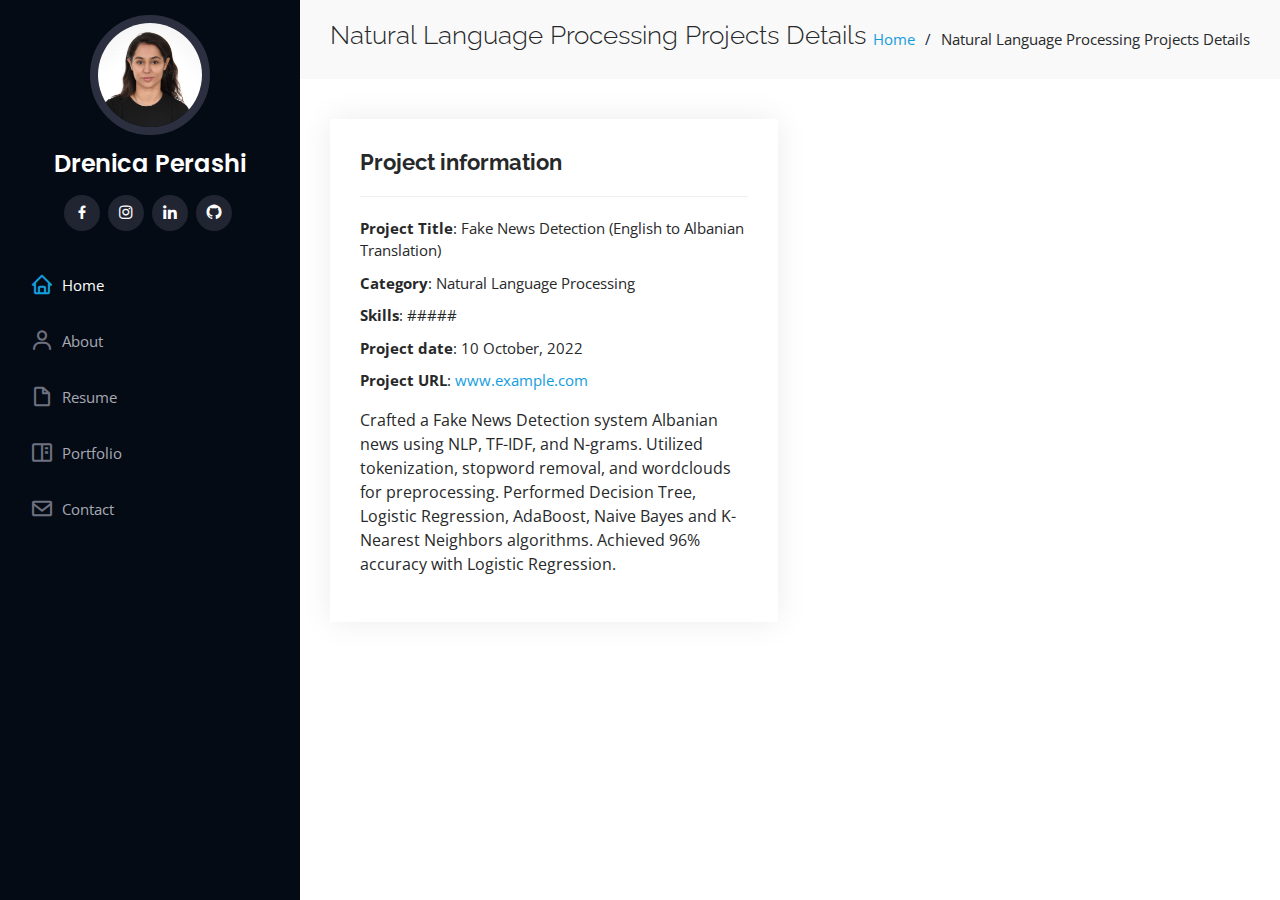
<file: portfolio-nlp.html>
<!DOCTYPE html>
<html lang="en">

<head>
  <meta charset="utf-8">
  <meta content="width=device-width, initial-scale=1.0" name="viewport">

  <title>Natural Language Processing Projects Details</title>
  <meta content="" name="description">
  <meta content="" name="keywords">

  <!-- Favicons -->
  <link href="assets/img/favicon.jpg" rel="icon">
  
  <!-- Google Fonts -->
  <link href="https://fonts.googleapis.com/css?family=Open+Sans:300,300i,400,400i,600,600i,700,700i|Raleway:300,300i,400,400i,500,500i,600,600i,700,700i|Poppins:300,300i,400,400i,500,500i,600,600i,700,700i" rel="stylesheet">

  <!-- Vendor CSS Files -->
  <link href="assets/vendor/aos/aos.css" rel="stylesheet">
  <link href="assets/vendor/bootstrap/css/bootstrap.min.css" rel="stylesheet">
  <link href="assets/vendor/bootstrap-icons/bootstrap-icons.css" rel="stylesheet">
  <link href="assets/vendor/boxicons/css/boxicons.min.css" rel="stylesheet">
  <link href="assets/vendor/glightbox/css/glightbox.min.css" rel="stylesheet">
  <link href="assets/vendor/swiper/swiper-bundle.min.css" rel="stylesheet">

  <!-- Template Main CSS File -->
  <link href="assets/css/style.css" rel="stylesheet">

  <!-- =======================================================
  * Template Name: iPortfolio
  * Template URL: https://bootstrapmade.com/iportfolio-bootstrap-portfolio-websites-template/
  * Updated: Mar 17 2024 with Bootstrap v5.3.3
  * Author: BootstrapMade.com
  * License: https://bootstrapmade.com/license/
  ======================================================== -->
</head>

<body>

  <!-- ======= Mobile nav toggle button ======= -->
  <i class="bi bi-list mobile-nav-toggle d-xl-none"></i>

  <!-- ======= Header ======= -->
  <header id="header">
    <div class="d-flex flex-column">

      <div class="profile">
        <img src="assets/img/profilepicture.jpg" alt="" class="img-fluid rounded-circle">
        <h1 class="text-light"><a href="index.html">Drenica Perashi</a></h1>
        <div class="social-links mt-3 text-center">
          <a href="https://www.facebook.com/drenica.perashi" class="facebook" target="_blank"><i class="bx bxl-facebook"></i></a>
          <a href="https://www.instagram.com/drenicaperashii/" class="instagram" target="_blank"><i class="bx bxl-instagram"></i></a>
          <a href="https://www.linkedin.com/in/drenicaperashi/" class="linkedin" target="_blank"><i class="bx bxl-linkedin"></i></a>
          <a href="https://github.com/Drenica" class="github" target="_blank"><i class="bx bxl-github"></i></a>
        </div>
      </div>

      <nav id="navbar" class="nav-menu navbar">
        <ul>
          <li><a href="index.html" class="nav-link scrollto active"><i class="bx bx-home"></i> <span>Home</span></a></li>
          <li><a href="index.html" class="nav-link scrollto"><i class="bx bx-user"></i> <span>About</span></a></li>
          <li><a href="index.html" class="nav-link scrollto"><i class="bx bx-file-blank"></i> <span>Resume</span></a></li>
          <li><a href="index.html" class="nav-link scrollto"><i class="bx bx-book-content"></i> <span>Portfolio</span></a></li>
          <li><a href="index.html" class="nav-link scrollto"><i class="bx bx-envelope"></i> <span>Contact</span></a></li>
        </ul>
      </nav><!-- .nav-menu -->
    </div>
  </header><!-- End Header -->

  <main id="main">

    <!-- ======= Breadcrumbs ======= -->
    <section id="breadcrumbs" class="breadcrumbs">
      <div class="container">

        <div class="d-flex justify-content-between align-items-center">
          <h2>Natural Language Processing Projects Details</h2>
          <ol>
            <li><a href="index.html">Home</a></li>
            <li>Natural Language Processing Projects Details</li>
          </ol>
        </div>

      </div>
    </section><!-- End Breadcrumbs -->

    <!-- ======= Portfolio Details Section ======= -->
    <section id="portfolio-details" class="portfolio-details">
      <div class="container">

        <div class="row gy-4">
          <div class="col-lg-6">
            <div class="portfolio-info">
              <h3>Project information</h3>
              <ul>
                <li><strong>Project Title</strong>: Fake News Detection (English to Albanian Translation)</li>
                <li><strong>Category</strong>: Natural Language Processing</li>
                <li><strong>Skills</strong>: #####</li>
                <li><strong>Project date</strong>: 10 October, 2022</li>
                <li><strong>Project URL</strong>: <a href="#">www.example.com</a></li>
              </ul>
              <p>Crafted a Fake News Detection system Albanian news using NLP, TF-IDF, and N-grams.
              Utilized tokenization, stopword removal, and wordclouds for preprocessing. 
              Performed Decision Tree, Logistic Regression, AdaBoost, Naive Bayes and K-Nearest Neighbors algorithms.
              Achieved 96% accuracy with Logistic Regression.</p>
            </div>
          </div>
          <div class="col-lg-6">
          </div>
        </div>

      </div>
    </section><!-- End Portfolio Details Section -->

  </main><!-- End #main -->

  <!-- ======= Footer ======= -->
  <footer id="footer">
    <div class="container">
  
  
      
    </div>
  </footer><!-- End  Footer -->

  <a href="#" class="back-to-top d-flex align-items-center justify-content-center"><i class="bi bi-arrow-up-short"></i></a>

  <!-- Vendor JS Files -->
  <script src="assets/vendor/purecounter/purecounter_vanilla.js"></script>
  <script src="assets/vendor/aos/aos.js"></script>
  <script src="assets/vendor/bootstrap/js/bootstrap.bundle.min.js"></script>
  <script src="assets/vendor/glightbox/js/glightbox.min.js"></script>
  <script src="assets/vendor/isotope-layout/isotope.pkgd.min.js"></script>
  <script src="assets/vendor/swiper/swiper-bundle.min.js"></script>
  <script src="assets/vendor/typed.js/typed.umd.js"></script>
  <script src="assets/vendor/waypoints/noframework.waypoints.js"></script>
  <script src="assets/vendor/php-email-form/validate.js"></script>

  <!-- Template Main JS File -->
  <script src="assets/js/main.js"></script>

</body>

</html>
</file>
<file: assets/css/style.css>
/**
* Template Name: iPortfolio
* Template URL: https://bootstrapmade.com/iportfolio-bootstrap-portfolio-websites-template/
* Updated: Mar 17 2024 with Bootstrap v5.3.3
* Author: BootstrapMade.com
* License: https://bootstrapmade.com/license/
*/

/*--------------------------------------------------------------
# General
--------------------------------------------------------------*/
body {
  font-family: "Open Sans", sans-serif;
  color: #272829;
}

a {
  color: #149ddd;
  text-decoration: none;
}

a:hover {
  color: #37b3ed;
  text-decoration: none;
}

h1,
h2,
h3,
h4,
h5,
h6 {
  font-family: "Raleway", sans-serif;
}

/*--------------------------------------------------------------
# Back to top button
--------------------------------------------------------------*/
.back-to-top {
  position: fixed;
  visibility: hidden;
  opacity: 0;
  right: 15px;
  bottom: 15px;
  z-index: 996;
  background: #149ddd;
  width: 40px;
  height: 40px;
  border-radius: 50px;
  transition: all 0.4s;
}

.back-to-top i {
  font-size: 28px;
  color: #fff;
  line-height: 0;
}

.back-to-top:hover {
  background: #2eafec;
  color: #fff;
}

.back-to-top.active {
  visibility: visible;
  opacity: 1;
}

/*--------------------------------------------------------------
# Header
--------------------------------------------------------------*/
#header {
  position: fixed;
  top: 0;
  left: 0;
  bottom: 0;
  width: 300px;
  transition: all ease-in-out 0.5s;
  z-index: 9997;
  transition: all 0.5s;
  padding: 0 15px;
  background: #040b14;
  overflow-y: auto;
}

#header .profile img {
  margin: 15px auto;
  display: block;
  width: 120px;
  border: 8px solid #2c2f3f;
}

#header .profile h1 {
  font-size: 24px;
  margin: 0;
  padding: 0;
  font-weight: 600;
  -moz-text-align-last: center;
  text-align-last: center;
  font-family: "Poppins", sans-serif;
}

#header .profile h1 a,
#header .profile h1 a:hover {
  color: #fff;
  text-decoration: none;
}

#header .profile .social-links a {
  font-size: 18px;
  display: inline-block;
  background: #212431;
  color: #fff;
  line-height: 1;
  padding: 8px 0;
  margin-right: 4px;
  border-radius: 50%;
  text-align: center;
  width: 36px;
  height: 36px;
  transition: 0.3s;
}

#header .profile .social-links a:hover {
  background: #149ddd;
  color: #fff;
  text-decoration: none;
}

#main {
  margin-left: 300px;
}

.container,
.container-fluid {
  padding-left: 30px;
  padding-right: 30px;
}

@media (max-width: 1199px) {
  #header {
    left: -300px;
  }

  #main {
    margin-left: 0;
  }

  .container,
  .container-fluid {
    padding-left: 12px;
    padding-right: 12px;
  }
}

/*--------------------------------------------------------------
# Navigation Menu
--------------------------------------------------------------*/
/* Desktop Navigation */
.nav-menu {
  padding: 30px 0 0 0;
}

.nav-menu * {
  margin: 0;
  padding: 0;
  list-style: none;
}

.nav-menu>ul>li {
  position: relative;
  white-space: nowrap;
}

.nav-menu a,
.nav-menu a:focus {
  display: flex;
  align-items: center;
  color: #a8a9b4;
  padding: 12px 15px;
  margin-bottom: 8px;
  transition: 0.3s;
  font-size: 15px;
}

.nav-menu a i,
.nav-menu a:focus i {
  font-size: 24px;
  padding-right: 8px;
  color: #6f7180;
}

.nav-menu a:hover,
.nav-menu .active,
.nav-menu .active:focus,
.nav-menu li:hover>a {
  text-decoration: none;
  color: #fff;
}

.nav-menu a:hover i,
.nav-menu .active i,
.nav-menu .active:focus i,
.nav-menu li:hover>a i {
  color: #149ddd;
}

/* Mobile Navigation */
.mobile-nav-toggle {
  position: fixed;
  right: 15px;
  top: 15px;
  z-index: 9998;
  border: 0;
  font-size: 24px;
  transition: all 0.4s;
  outline: none !important;
  background-color: #149ddd;
  color: #fff;
  width: 40px;
  height: 40px;
  display: inline-flex;
  align-items: center;
  justify-content: center;
  line-height: 0;
  border-radius: 50px;
  cursor: pointer;
}

.mobile-nav-active {
  overflow: hidden;
}

.mobile-nav-active #header {
  left: 0;
}

/*--------------------------------------------------------------
# Hero Section
--------------------------------------------------------------*/
#hero {
  width: 100%;
  height: 100vh;
  background: url("../img/hero5.jpg") top center;
  background-size: cover;
}

#hero:before {
  content: "";
  background: rgba(5, 13, 24, 0.3);
  position: absolute;
  bottom: 0;
  top: 0;
  left: 0;
  right: 0;
  z-index: 1;
}

#hero .hero-container {
  position: relative;
  z-index: 2;
  min-width: 300px;
}

#hero h1 {
  margin: 0 0 10px 0;
  font-size: 64px;
  font-weight: 700;
  line-height: 56px;
  color: #fff;
}

#hero p {
  color: #fff;
  margin-bottom: 50px;
  font-size: 26px;
  font-family: "Poppins", sans-serif;
}

#hero p span {
  color: #fff;
  padding-bottom: 4px;
  letter-spacing: 1px;
  border-bottom: 3px solid #149ddd;
}

@media (min-width: 1024px) {
  #hero {
    background-attachment: fixed;
  }
}

@media (max-width: 768px) {
  #hero h1 {
    font-size: 28px;
    line-height: 36px;
  }

  #hero h2 {
    font-size: 18px;
    line-height: 24px;
    margin-bottom: 30px;
  }
}

/*--------------------------------------------------------------
# Sections General
--------------------------------------------------------------*/
section {
  padding: 60px 0;
  overflow: hidden;
}

.section-bg {
  background: #f5f8fd;
}

.section-title {
  padding-bottom: 30px;
}

.section-title h2 {
  font-size: 32px;
  font-weight: bold;
  margin-bottom: 20px;
  padding-bottom: 20px;
  position: relative;
  color: #173b6c;
}

.section-title h2::after {
  content: "";
  position: absolute;
  display: block;
  width: 50px;
  height: 3px;
  background: #149ddd;
  bottom: 0;
  left: 0;
}

.section-title p {
  margin-bottom: 0;
}

/*--------------------------------------------------------------
# About
--------------------------------------------------------------*/
.about .content h3 {
  font-weight: 700;
  font-size: 26px;
  color: #173b6c;
}

.about .content ul {
  list-style: none;
  padding: 0;
}

.about .content ul li {
  margin-bottom: 20px;
  display: flex;
  align-items: center;
}

.about .content ul strong {
  margin-right: 10px;
}

.about .content ul i {
  font-size: 16px;
  margin-right: 5px;
  color: #149ddd;
  line-height: 0;
}

.about .content p:last-child {
  margin-bottom: 0;
}

/*--------------------------------------------------------------
# Facts
--------------------------------------------------------------*/
.facts {
  padding-bottom: 30px;
}

.facts .count-box {
  padding: 30px;
  width: 100%;
}

.facts .count-box i {
  display: block;
  font-size: 44px;
  color: #149ddd;
  float: left;
  line-height: 0;
}

.facts .count-box span {
  font-size: 48px;
  line-height: 40px;
  display: block;
  font-weight: 700;
  color: #050d18;
  margin-left: 60px;
}

.facts .count-box p {
  padding: 15px 0 0 0;
  margin: 0 0 0 60px;
  font-family: "Raleway", sans-serif;
  font-size: 14px;
  color: #122f57;
}

.facts .count-box a {
  font-weight: 600;
  display: block;
  margin-top: 20px;
  color: #122f57;
  font-size: 15px;
  font-family: "Poppins", sans-serif;
  transition: ease-in-out 0.3s;
}

.facts .count-box a:hover {
  color: #1f5297;
}

/*--------------------------------------------------------------
# Akills
--------------------------------------------------------------*/
.skills .progress {
  height: 60px;
  display: block;
  background: none;
  border-radius: 0;
}

.skills .progress .skill {
  padding: 0;
  margin: 0 0 6px 0;
  text-transform: uppercase;
  display: block;
  font-weight: 600;
  font-family: "Poppins", sans-serif;
  color: #050d18;
}

.skills .progress .skill .val {
  float: right;
  font-style: normal;
}

.skills .progress-bar-wrap {
  background: #dce8f8;
  height: 10px;
}

.skills .progress-bar {
  width: 1px;
  height: 10px;
  transition: 0.9s;
  background-color: #149ddd;
}

/*--------------------------------------------------------------
# Resume
--------------------------------------------------------------*/
.resume .resume-title {
  font-size: 26px;
  font-weight: 700;
  margin-top: 20px;
  margin-bottom: 20px;
  color: #050d18;
}

.resume .resume-item {
  padding: 0 0 20px 20px;
  margin-top: -2px;
  border-left: 2px solid #1f5297;
  position: relative;
}

.resume .resume-item h4 {
  line-height: 18px;
  font-size: 18px;
  font-weight: 600;
  text-transform: uppercase;
  font-family: "Poppins", sans-serif;
  color: #050d18;
  margin-bottom: 10px;
}

.resume .resume-item h5 {
  font-size: 16px;
  background: #e4edf9;
  padding: 5px 15px;
  display: inline-block;
  font-weight: 600;
  margin-bottom: 10px;
}

.resume .resume-item ul {
  padding-left: 20px;
}

.resume .resume-item ul li {
  padding-bottom: 10px;
}

.resume .resume-item:last-child {
  padding-bottom: 0;
}

.resume .resume-item::before {
  content: "";
  position: absolute;
  width: 16px;
  height: 16px;
  border-radius: 50px;
  left: -9px;
  top: 0;
  background: #fff;
  border: 2px solid #1f5297;
}

/*--------------------------------------------------------------
# Portfolio
--------------------------------------------------------------*/
.portfolio .portfolio-item {
  margin-bottom: 30px;
}

.portfolio #portfolio-flters {
  padding: 0;
  margin: 0 auto 35px auto;
  list-style: none;
  text-align: center;
  background: #fff;
  border-radius: 50px;
  padding: 2px 15px;
}

.portfolio #portfolio-flters li {
  cursor: pointer;
  display: inline-block;
  padding: 10px 15px 8px 15px;
  font-size: 14px;
  font-weight: 600;
  line-height: 1;
  text-transform: uppercase;
  color: #272829;
  margin-bottom: 5px;
  transition: all 0.3s ease-in-out;
}

.portfolio #portfolio-flters li:hover,
.portfolio #portfolio-flters li.filter-active {
  color: #149ddd;
}

.portfolio #portfolio-flters li:last-child {
  margin-right: 0;
}

.portfolio .portfolio-wrap {
  transition: 0.3s;
  position: relative;
  overflow: hidden;
  z-index: 1;
}

.portfolio .portfolio-wrap::before {
  content: "";
  background: rgba(255, 255, 255, 0.5);
  position: absolute;
  left: 0;
  right: 0;
  top: 0;
  bottom: 0;
  transition: all ease-in-out 0.3s;
  z-index: 2;
  opacity: 0;
}

.portfolio .portfolio-wrap .portfolio-links {
  opacity: 1;
  left: 0;
  right: 0;
  bottom: -60px;
  z-index: 3;
  position: absolute;
  transition: all ease-in-out 0.3s;
  display: flex;
  justify-content: center;
}

.portfolio .portfolio-wrap .portfolio-links a {
  color: #fff;
  font-size: 28px;
  text-align: center;
  background: rgba(20, 157, 221, 0.75);
  transition: 0.3s;
  width: 100%;
}

.portfolio .portfolio-wrap .portfolio-links a:hover {
  background: rgba(20, 157, 221, 0.95);
}

.portfolio .portfolio-wrap .portfolio-links a+a {
  border-left: 1px solid #37b3ed;
}

.portfolio .portfolio-wrap:hover::before {
  top: 0;
  left: 0;
  right: 0;
  bottom: 0;
  opacity: 1;
}

.portfolio .portfolio-wrap:hover .portfolio-links {
  opacity: 1;
  bottom: 0;
}

/*--------------------------------------------------------------
# Portfolio Details
--------------------------------------------------------------*/
.portfolio-details {
  padding-top: 40px;
}

.portfolio-details .portfolio-details-slider img {
  width: 100%;
}

.portfolio-details .portfolio-details-slider .swiper-pagination {
  margin-top: 20px;
  position: relative;
}

.portfolio-details .portfolio-details-slider .swiper-pagination .swiper-pagination-bullet {
  width: 12px;
  height: 12px;
  background-color: #fff;
  opacity: 1;
  border: 1px solid #149ddd;
}

.portfolio-details .portfolio-details-slider .swiper-pagination .swiper-pagination-bullet-active {
  background-color: #149ddd;
}

.portfolio-details .portfolio-info {
  padding: 30px;
  box-shadow: 0px 0 30px rgba(5, 13, 24, 0.08);
}

.portfolio-details .portfolio-info h3 {
  font-size: 22px;
  font-weight: 700;
  margin-bottom: 20px;
  padding-bottom: 20px;
  border-bottom: 1px solid #eee;
}

.portfolio-details .portfolio-info ul {
  list-style: none;
  padding: 0;
  font-size: 15px;
}

.portfolio-details .portfolio-info ul li+li {
  margin-top: 10px;
}

.portfolio-details .portfolio-description {
  padding-top: 30px;
}

.portfolio-details .portfolio-description h2 {
  font-size: 26px;
  font-weight: 700;
  margin-bottom: 20px;
}

.portfolio-details .portfolio-description p {
  padding: 0;
}

/*--------------------------------------------------------------
# Services
--------------------------------------------------------------*/
.services .icon-box {
  margin-bottom: 20px;
}

.services .icon {
  float: left;
  display: flex;
  align-items: center;
  justify-content: center;
  width: 54px;
  height: 54px;
  background: #149ddd;
  border-radius: 50%;
  transition: 0.5s;
  border: 1px solid #149ddd;
}

.services .icon i {
  color: #fff;
  font-size: 24px;
  line-height: 0;
}

.services .icon-box:hover .icon {
  background: #fff;
}

.services .icon-box:hover .icon i {
  color: #149ddd;
}

.services .title {
  margin-left: 80px;
  font-weight: 700;
  margin-bottom: 15px;
  font-size: 18px;
}

.services .title a {
  color: #343a40;
}

.services .title a:hover {
  color: #149ddd;
}

.services .description {
  margin-left: 80px;
  line-height: 24px;
  font-size: 14px;
}

/*--------------------------------------------------------------
# Testimonials
--------------------------------------------------------------*/
.testimonials .testimonials-carousel,
.testimonials .testimonials-slider {
  overflow: hidden;
}

.testimonials .testimonial-item {
  box-sizing: content-box;
  text-align: center;
  min-height: 320px;
}

.testimonials .testimonial-item .testimonial-img {
  width: 90px;
  border-radius: 50%;
  margin: 0 auto;
}

.testimonials .testimonial-item h3 {
  font-size: 18px;
  font-weight: bold;
  margin: 10px 0 5px 0;
  color: #111;
}

.testimonials .testimonial-item h4 {
  font-size: 14px;
  color: #999;
  margin: 0;
}

.testimonials .testimonial-item .quote-icon-left,
.testimonials .testimonial-item .quote-icon-right {
  color: #c3e8fa;
  font-size: 26px;
}

.testimonials .testimonial-item .quote-icon-left {
  display: inline-block;
  left: -5px;
  position: relative;
}

.testimonials .testimonial-item .quote-icon-right {
  display: inline-block;
  right: -5px;
  position: relative;
  top: 10px;
}

.testimonials .testimonial-item p {
  font-style: italic;
  margin: 0 15px 15px 15px;
  padding: 20px;
  background: #fff;
  position: relative;
  margin-bottom: 35px;
  border-radius: 6px;
  box-shadow: 0px 2px 15px rgba(0, 0, 0, 0.1);
}

.testimonials .testimonial-item p::after {
  content: "";
  width: 0;
  height: 0;
  border-top: 20px solid #fff;
  border-right: 20px solid transparent;
  border-left: 20px solid transparent;
  position: absolute;
  bottom: -20px;
  left: calc(50% - 20px);
}

.testimonials .swiper-pagination {
  margin-top: 20px;
  position: relative;
}

.testimonials .swiper-pagination .swiper-pagination-bullet {
  width: 12px;
  height: 12px;
  background-color: #fff;
  opacity: 1;
  border: 1px solid #149ddd;
}

.testimonials .swiper-pagination .swiper-pagination-bullet-active {
  background-color: #149ddd;
}

/*--------------------------------------------------------------
# Contact
--------------------------------------------------------------*/
.contact {
  padding-bottom: 130px;
}

.contact .info {
  padding: 30px;
  background: #fff;
  width: 100%;
  box-shadow: 0 0 24px 0 rgba(0, 0, 0, 0.12);
}

.contact .info i {
  font-size: 20px;
  color: #149ddd;
  float: left;
  width: 44px;
  height: 44px;
  background: #dff3fc;
  display: flex;
  justify-content: center;
  align-items: center;
  border-radius: 50px;
  transition: all 0.3s ease-in-out;
}

.contact .info h4 {
  padding: 0 0 0 60px;
  font-size: 22px;
  font-weight: 600;
  margin-bottom: 5px;
  color: #050d18;
}

.contact .info p {
  padding: 0 0 10px 60px;
  margin-bottom: 20px;
  font-size: 14px;
  color: #173b6c;
}

.contact .info .email p {
  padding-top: 5px;
}

.contact .info .social-links {
  padding-left: 60px;
}

.contact .info .social-links a {
  font-size: 18px;
  display: inline-block;
  background: #333;
  color: #fff;
  line-height: 1;
  padding: 8px 0;
  border-radius: 50%;
  text-align: center;
  width: 36px;
  height: 36px;
  transition: 0.3s;
  margin-right: 10px;
}

.contact .info .social-links a:hover {
  background: #149ddd;
  color: #fff;
}

.contact .info .email:hover i,
.contact .info .address:hover i,
.contact .info .phone:hover i {
  background: #149ddd;
  color: #fff;
}

.contact .php-email-form {
  width: 100%;
  padding: 30px;
  background: #fff;
  box-shadow: 0 0 24px 0 rgba(0, 0, 0, 0.12);
}

.contact .php-email-form .form-group {
  padding-bottom: 8px;
}

.contact .php-email-form .validate {
  display: none;
  color: red;
  margin: 0 0 15px 0;
  font-weight: 400;
  font-size: 13px;
}

.contact .php-email-form .error-message {
  display: none;
  color: #fff;
  background: #ed3c0d;
  text-align: left;
  padding: 15px;
  font-weight: 600;
}

.contact .php-email-form .error-message br+br {
  margin-top: 25px;
}

.contact .php-email-form .sent-message {
  display: none;
  color: #fff;
  background: #18d26e;
  text-align: center;
  padding: 15px;
  font-weight: 600;
}

.contact .php-email-form .loading {
  display: none;
  background: #fff;
  text-align: center;
  padding: 15px;
}

.contact .php-email-form .loading:before {
  content: "";
  display: inline-block;
  border-radius: 50%;
  width: 24px;
  height: 24px;
  margin: 0 10px -6px 0;
  border: 3px solid #18d26e;
  border-top-color: #eee;
  animation: animate-loading 1s linear infinite;
}

.contact .php-email-form .form-group {
  margin-bottom: 15px;
}

.contact .php-email-form label {
  padding-bottom: 8px;
}

.contact .php-email-form input,
.contact .php-email-form textarea {
  border-radius: 0;
  box-shadow: none;
  font-size: 14px;
}

.contact .php-email-form input {
  height: 44px;
}

.contact .php-email-form textarea {
  padding: 10px 15px;
}

.contact .php-email-form button[type=submit] {
  background: #149ddd;
  border: 0;
  padding: 10px 24px;
  color: #fff;
  transition: 0.4s;
  border-radius: 4px;
}

.contact .php-email-form button[type=submit]:hover {
  background: #37b3ed;
}

@keyframes animate-loading {
  0% {
    transform: rotate(0deg);
  }

  100% {
    transform: rotate(360deg);
  }
}

/*--------------------------------------------------------------
# Breadcrumbs
--------------------------------------------------------------*/
.breadcrumbs {
  padding: 20px 0;
  background: #f9f9f9;
}

.breadcrumbs h2 {
  font-size: 26px;
  font-weight: 300;
}

.breadcrumbs ol {
  display: flex;
  flex-wrap: wrap;
  list-style: none;
  padding: 0;
  margin: 0;
  font-size: 15px;
}

.breadcrumbs ol li+li {
  padding-left: 10px;
}

.breadcrumbs ol li+li::before {
  display: inline-block;
  padding-right: 10px;
  color: #0e2442;
  content: "/";
}

@media (max-width: 768px) {
  .breadcrumbs .d-flex {
    display: block !important;
  }

  .breadcrumbs ol {
    display: block;
  }

  .breadcrumbs ol li {
    display: inline-block;
  }
}

/*--------------------------------------------------------------
# Footer
--------------------------------------------------------------*/
#footer {
  padding: 15px;
  color: #f4f6fd;
  font-size: 14px;
  position: fixed;
  left: 0;
  bottom: 0;
  width: 300px;
  z-index: 9999;
  background: #040b14;
}

#footer .copyright {
  text-align: center;
}

#footer .credits {
  padding-top: 5px;
  text-align: center;
  font-size: 13px;
  color: #eaebf0;
}

@media (max-width: 1199px) {
  #footer {
    position: static;
    width: auto;
    padding-right: 20px 15px;
  }
}
</file>
